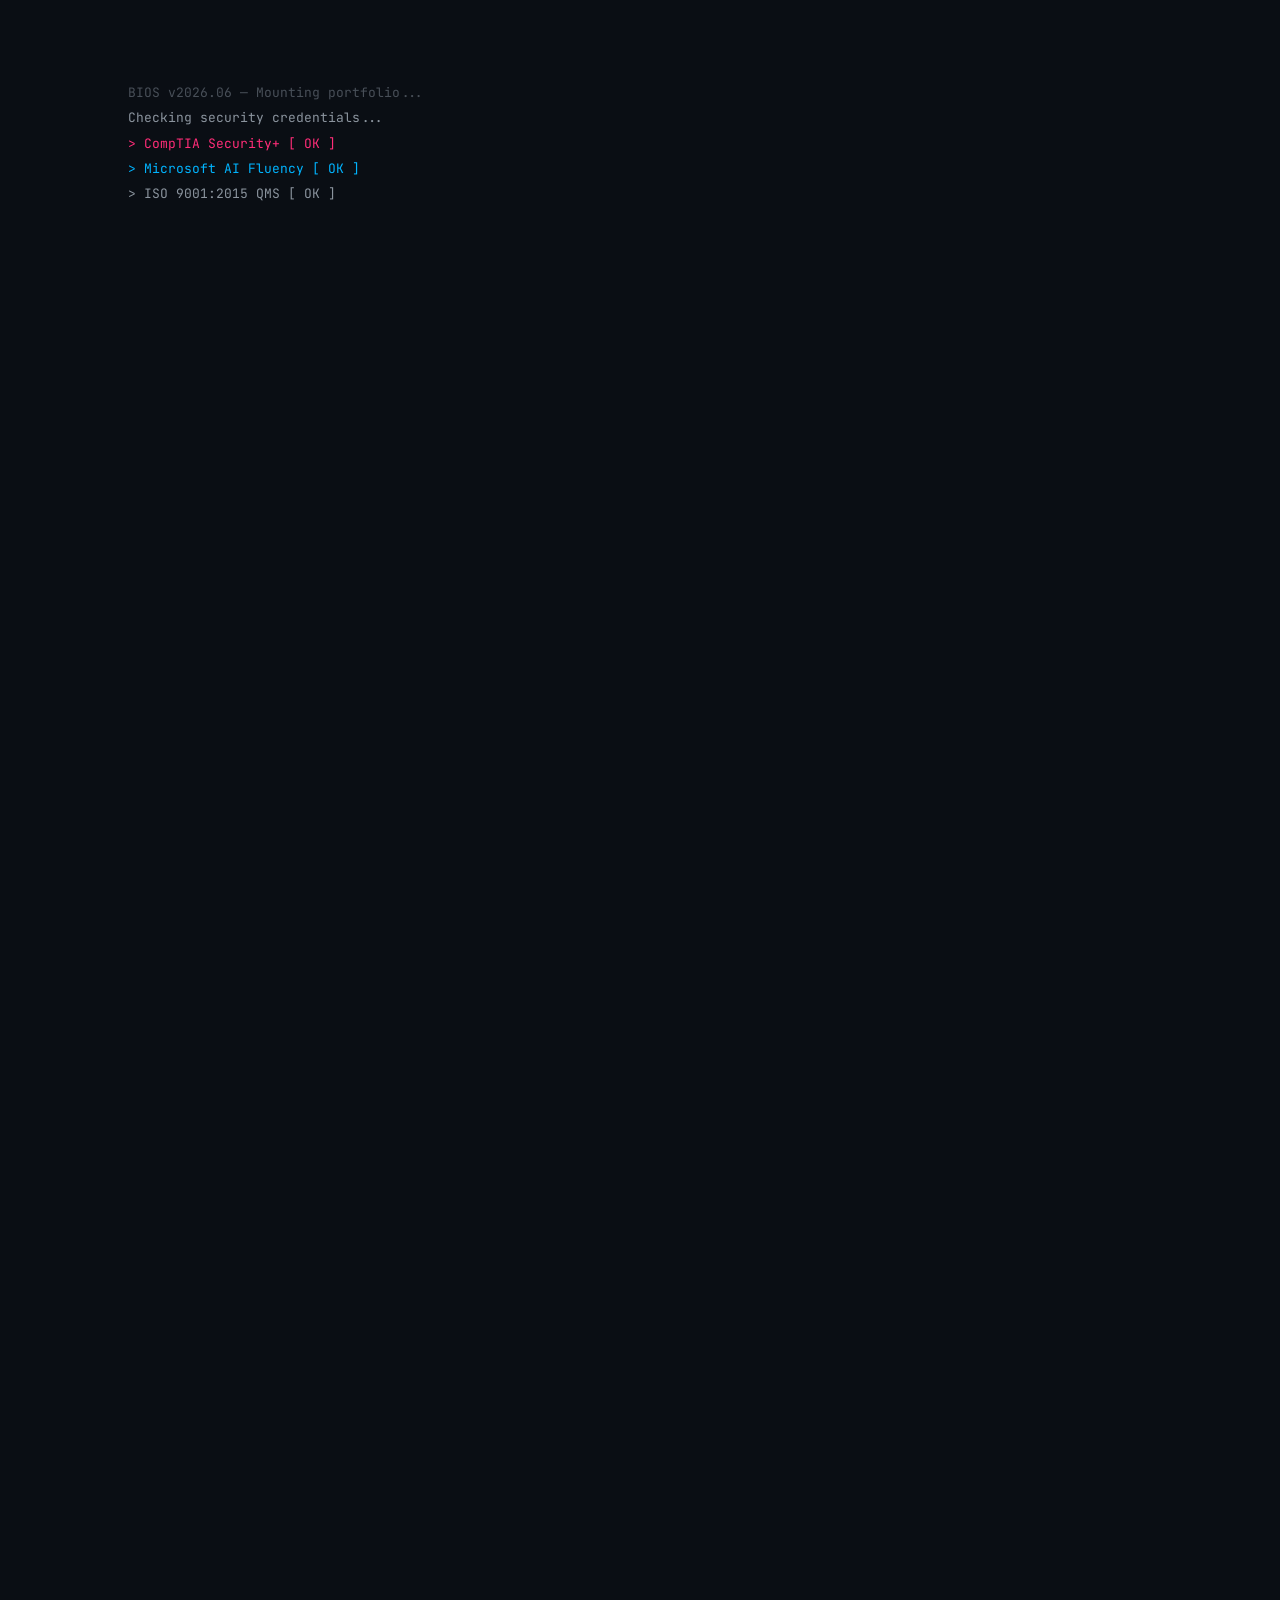
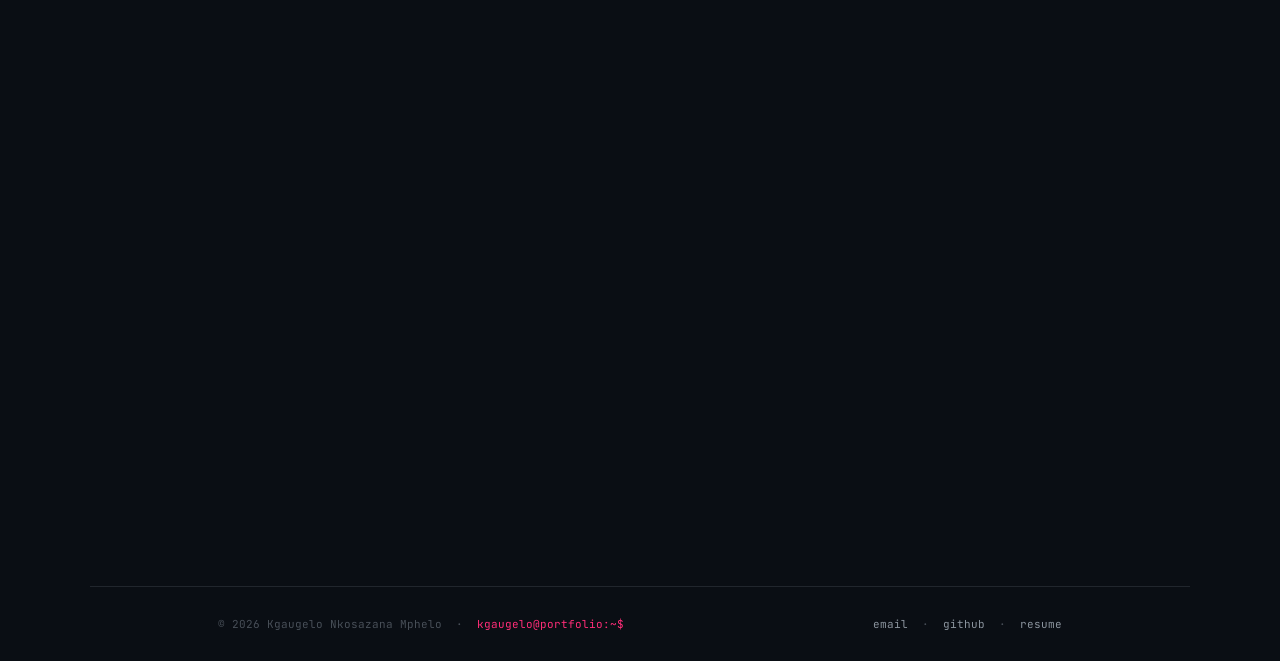
<file: index.html>
<!DOCTYPE html>
<html lang="en">
<head>
<meta charset="UTF-8">
<meta name="viewport" content="width=device-width, initial-scale=1.0">
<title>Kgaugelo Mphelo — Cybersecurity & Software Development</title>
<link rel="preconnect" href="https://fonts.googleapis.com">
<link rel="preconnect" href="https://fonts.gstatic.com" crossorigin>
<link href="https://fonts.googleapis.com/css2?family=JetBrains+Mono:ital,wght@0,300;0,400;0,500;0,600;0,700;1,400&display=swap" rel="stylesheet">
<link rel="stylesheet" href="shared.css">
<style>
/* ── INDEX-SPECIFIC ── */

/* BOOT */
#boot {
  position: fixed; inset: 0; z-index: 200;
  background: var(--void);
  padding: 80px 10vw 4rem;
  overflow: hidden;
  display: flex; align-items: flex-start;
}
#boot-inner { width: 100%; max-width: 820px; }
.bl { font-size: 13px; line-height: 1.95; opacity: 0; }
.bl-pk  { color: var(--pink); }
.bl-pu  { color: var(--purple); }
.bl-bl  { color: var(--blue); }
.bl-am  { color: var(--amber); }
.bl-wh  { color: var(--white); }
.bl-mu  { color: var(--muted); }
.bl-fa  { color: var(--faint); }
#boot-cursor { display:inline-block; width:8px; height:14px; background:var(--pink); vertical-align:middle; animation:blink 1s step-end infinite; }
@keyframes blink { 0%,100%{opacity:1}50%{opacity:0} }
#boot.boot-out { animation: bootFade 0.65s ease forwards; }
@keyframes bootFade { to { opacity:0; pointer-events:none; } }

/* HERO */
#hero {
  min-height: calc(100vh - 52px);
  display: flex; align-items: center;
  padding: 80px 10vw;
  max-width: none;
  position: relative; overflow: hidden;
  border-bottom: 1px solid var(--border);
}
/* Subtle scanlines — the signature ambient texture */
#hero::before {
  content:''; position:absolute; inset:0; pointer-events:none;
  background: repeating-linear-gradient(0deg,transparent,transparent 2px,rgba(255,45,120,0.018) 2px,rgba(255,45,120,0.018) 4px);
}
.hero-inner { position:relative; z-index:1; max-width:840px; }
.hero-eyebrow {
  font-size:12px; color:var(--muted);
  display:flex; align-items:center; gap:8px;
  margin-bottom:1.25rem;
}
.hero-eyebrow .pk { color:var(--pink); font-weight:700; }
.hero-name {
  font-size: clamp(2.1rem, 5vw, 3.6rem);
  font-weight: 700;
  color: var(--white);
  letter-spacing: -0.025em;
  line-height: 1.08;
}
.hero-name em { font-style:normal; color:var(--pink); }
.hero-role {
  margin-top:1rem;
  font-size: clamp(0.85rem, 1.8vw, 1.05rem);
  color: var(--muted);
  letter-spacing:0.01em;
}
.hero-role .hi { color:var(--pink); font-weight:600; }
.hero-role .hi2 { color:var(--blue); }
.hero-tagline {
  margin-top:1.5rem;
  font-size:13px;
  color:var(--muted);
  max-width:600px;
  line-height:1.9;
  border-left:2px solid var(--pink);
  padding-left:1.1rem;
}
.hero-badges { display:flex; flex-wrap:wrap; gap:8px; margin-top:1.5rem; }
.hero-cta { display:flex; flex-wrap:wrap; gap:12px; margin-top:2rem; }

/* Corner stat cluster */
.hero-stats {
  position:absolute; bottom:3rem; right:10vw;
  display:grid; grid-template-columns: 1fr 1fr; gap:8px;
}
.hs-card {
  background:var(--card2); border:1px solid var(--border);
  border-radius:6px; padding:10px 14px; text-align:center;
}
.hs-num { font-size:1.3rem; font-weight:700; color:var(--pink); }
.hs-label { font-size:9.5px; color:var(--faint); letter-spacing:0.05em; text-transform:uppercase; margin-top:1px; }

/* ABOUT */
.about-grid {
  display:grid; grid-template-columns:1fr 1fr; gap:1.5rem;
}
@media(max-width:700px){ .about-grid{ grid-template-columns:1fr; } }

/* PROJECTS GRID */
.proj-grid {
  display:grid;
  grid-template-columns:repeat(auto-fit,minmax(290px,1fr));
  gap:1rem;
}
.p-card {
  background:var(--card2); border:1px solid var(--border);
  border-radius:8px; padding:1.25rem 1.5rem;
  display:flex; flex-direction:column; gap:10px;
  transition:border-color 0.2s, transform 0.2s;
  text-decoration:none; color:inherit;
  position:relative; overflow:hidden;
}
.p-card:hover { border-color:var(--border2); transform:translateY(-2px); }
.p-card.flag {
  border-color:rgba(255,45,120,0.35);
}
.p-card.flag::before {
  content:''; position:absolute; top:0; left:0; right:0; height:2px;
  background:var(--pink);
}
.p-card.sec { border-color:rgba(255,83,112,0.22); }
.p-card.sec:hover { border-color:rgba(255,83,112,0.5); }
.p-card.ai { border-color:rgba(198,120,221,0.22); }
.p-card.ai:hover { border-color:rgba(198,120,221,0.5); }
.p-card.pending { border-style:dashed; opacity:0.8; }

.pc-top { display:flex; align-items:center; gap:8px; justify-content:space-between; }
.pc-icon { font-size:18px; width:36px; height:36px; background:var(--card); border:1px solid var(--border); border-radius:7px; display:flex; align-items:center; justify-content:center; flex-shrink:0; }
.pc-pill {
  font-size:9.5px; padding:2px 9px; border-radius:20px;
  font-weight:700; letter-spacing:0.05em; text-transform:uppercase; border:1px solid;
}
.pill-pink   { color:var(--pink);   background:var(--pink-muted);   border-color:rgba(255,45,120,0.3); }
.pill-red    { color:var(--red);    background:var(--red-muted);    border-color:rgba(255,83,112,0.3); }
.pill-blue   { color:var(--blue);   background:var(--blue-muted);   border-color:rgba(0,180,255,0.3); }
.pill-purple { color:var(--purple); background:var(--purple-muted); border-color:rgba(198,120,221,0.3); }
.pill-muted  { color:var(--muted);  background:rgba(139,148,158,0.1); border-color:rgba(139,148,158,0.2); }
.pill-amber  { color:var(--amber);  background:var(--amber-muted);  border-color:rgba(240,160,80,0.3); }

.pc-name { font-size:14px; font-weight:700; color:var(--white); }
.pc-desc { font-size:11.5px; color:var(--muted); line-height:1.7; }
.parl-note {
  font-size:10.5px; color:var(--amber); background:var(--amber-muted);
  border:1px solid rgba(240,160,80,0.25); border-radius:4px;
  padding:4px 10px; display:inline-flex; align-items:center; gap:4px;
}
.pc-footer {
  display:flex; gap:10px; margin-top:auto; padding-top:8px;
  border-top:1px solid var(--border); align-items:center; justify-content:space-between;
}
.pc-link { font-size:11px; color:var(--muted); text-decoration:none; transition:color 0.15s; display:flex; align-items:center; gap:3px; }
.pc-link:hover { color:var(--pink); }
.pc-ctx { font-size:10.5px; color:var(--faint); }

/* SKILLS */
.skills-outer { display:grid; grid-template-columns:1fr 1fr; gap:1.5rem; }
@media(max-width:700px){ .skills-outer{ grid-template-columns:1fr; } }

.json-block {
  background:var(--card2); border:1px solid var(--border);
  border-radius:8px; padding:1.25rem 1.5rem;
  font-size:12.5px; line-height:2.1;
}
.jb  { color:var(--muted); }
.jk  { color:var(--blue); }
.js  { color:var(--pink); }
.js2 { color:var(--purple); }
.js3 { color:var(--amber); }
.jc  { color:var(--faint); font-style:italic; }

.sbar-group { display:flex; flex-direction:column; gap:10px; }
.sbar-row { display:flex; align-items:center; gap:10px; }
.sbar-lbl { font-size:12px; color:var(--white); width:145px; flex-shrink:0; }
.sbar-track { flex:1; height:3px; background:var(--border2); border-radius:2px; overflow:hidden; }
.sbar-fill { height:100%; border-radius:2px; transform:scaleX(0); transform-origin:left; transition:transform 1.3s cubic-bezier(0.4,0,0.2,1); }
.sbar-fill.on { transform:scaleX(1); }
.f-pk { background:var(--pink); }
.f-pu { background:var(--purple); }
.f-bl { background:var(--blue); }
.sbar-pct { font-size:10.5px; color:var(--muted); width:32px; text-align:right; flex-shrink:0; }

/* ACHIEVEMENTS TIMELINE */
.tl { display:flex; flex-direction:column; }
.tl-item { display:grid; grid-template-columns:130px 1fr; gap:0 1.5rem; padding:1.25rem 0; border-bottom:1px solid var(--border); }
.tl-item:last-child { border-bottom:none; }
@media(max-width:600px){ .tl-item{ grid-template-columns:1fr; gap:4px; } }
.tl-date { font-size:11px; color:var(--muted); padding-top:2px; }
.tl-dot { display:inline-block; width:7px; height:7px; border-radius:50%; margin-right:5px; vertical-align:middle; flex-shrink:0; }
.d-pk { background:var(--pink); }
.d-am { background:var(--amber); }
.d-bl { background:var(--blue); }
.d-pu { background:var(--purple); }
.tl-head { font-size:13.5px; font-weight:600; color:var(--white); margin-bottom:4px; }
.tl-body { font-size:12px; color:var(--muted); line-height:1.75; }

/* CERTS GRID */
.cert-grid { display:grid; grid-template-columns:repeat(auto-fit,minmax(210px,1fr)); gap:1rem; margin-top:2rem; }
.cert-card {
  background:var(--card2); border:1px solid var(--border);
  border-radius:8px; padding:0.9rem 1.1rem;
  display:flex; align-items:flex-start; gap:10px;
}
.cert-icon { font-size:18px; flex-shrink:0; margin-top:2px; }
.cert-name { font-size:12.5px; font-weight:600; color:var(--white); line-height:1.4; }
.cert-org  { font-size:11px; color:var(--muted); margin-top:2px; }
.cert-yr   { font-size:10px; color:var(--pink); margin-top:4px; font-weight:600; }

/* CONTACT TERMINAL */
.ct-shell {
  background:var(--card2); border:1px solid var(--border);
  border-radius:8px; overflow:hidden; max-width:600px;
}
.ct-bar {
  background:var(--card); border-bottom:1px solid var(--border);
  padding:10px 16px; display:flex; align-items:center; gap:8px;
  font-size:12px; color:var(--muted);
}
.ct-dot { width:10px; height:10px; border-radius:50%; }
.ct-body { padding:1.5rem; }
.ct-row { display:flex; align-items:flex-start; gap:10px; margin-bottom:1rem; font-size:13px; }
.ct-prompt { color:var(--pink); flex-shrink:0; font-weight:700; }
.ct-val { color:var(--white); }
.ct-val a { color:var(--blue); text-decoration:none; }
.ct-val a:hover { color:var(--pink); text-decoration:underline; }
.ct-sub { padding-left:18px; margin-top:-8px; margin-bottom:1rem; }
.ct-cursor-row { display:flex; align-items:center; gap:10px; margin-top:1rem; }

/* MAIN HIDDEN UNTIL BOOT DONE */
#main { opacity:0; transition:opacity 0.6s ease; }
#main.show { opacity:1; }
</style>
</head>
<body>

<!-- ══ BOOT SCREEN ══════════════════════════════════════════ -->
<div id="boot" aria-hidden="true">
  <div id="boot-inner">
    <div id="boot-cursor"></div>
  </div>
</div>

<!-- ══ NAV ═════════════════════════════════════════════════ -->
<nav id="nav" role="navigation" aria-label="Main navigation">
  <span class="nav-prompt">kgaugelo@portfolio:~$</span>
  <div class="nav-links">
    <a href="index.html" class="active">home</a>
    <a href="projects.html">projects</a>
    <a href="resume.html">resume</a>
  </div>
  <div class="nav-right">
    <div class="status-dot" aria-hidden="true"></div>
    <span class="status-text">open to opportunities</span>
  </div>
</nav>

<!-- ══ MAIN ═════════════════════════════════════════════════ -->
<div id="main" role="main">

  <!-- HERO ────────────────────────────────────────────────── -->
  <section id="hero" aria-labelledby="hero-name" style="border-bottom:1px solid var(--border);">
    <div class="hero-inner">
      <div class="hero-eyebrow">
        <span class="pk">></span> boot complete &mdash; portfolio v2026.06
        <span style="color:var(--pink);font-size:10px;"> [ OK ]</span>
      </div>

      <h1 class="hero-name" id="hero-name">
        Kgaugelo<br><em>Nkosazana Mphelo</em>
      </h1>

      <p class="hero-role">
        <span class="hi">Cybersecurity</span>
        &nbsp;·&nbsp;
        <span class="hi2">Software Development</span>
        &nbsp;·&nbsp; AI Integration
      </p>

      <p class="hero-tagline">
        Final-year Computer Science student at TUT &amp; LDIL Cohort Representative.
        Building secure, scalable systems — from a clinical platform presented to Parliament
        to AI-powered procurement fraud detection. 8+ years of commercial leadership
        behind every architecture decision.
      </p>

      <div class="hero-badges">
        <span class="badge badge-red"> CompTIA Security+</span>
        <span class="badge badge-pink">LDIL Cohort Representative</span>
        <span class="badge badge-amber">Wired4Women Top Tech Student Finalist</span>
        <span class="badge badge-amber">TUT Best Computer Science Student · 2024 · 2025</span>
        <span class="badge badge-blue">Microsoft AI Fluency</span>
        <span class="badge badge-purple">Parliamentary Presenter · Apr 2026</span>
      </div>

      <div class="hero-cta">
        <a href="projects.html" class="btn btn-primary">view projects &rarr;</a>
        <a href="resume.html" class="btn btn-outline">view resume</a>
        <a href="https://github.com/MsLotusFlowerBomb" class="btn btn-outline" target="_blank" rel="noopener">github ↗</a>
      </div>
    </div>

    <div class="hero-stats" aria-hidden="true">
      <div class="hs-card"><div class="hs-num">7</div><div class="hs-label">Projects</div></div>
      <div class="hs-card"><div class="hs-num">7</div><div class="hs-label">Certifications</div></div>
      <div class="hs-card"><div class="hs-num">8+</div><div class="hs-label">Yrs Leadership</div></div>
      <div class="hs-card"><div class="hs-num" style="color:var(--amber);">R20M</div><div class="hs-label">Contracts Led</div></div>
    </div>
  </section>

  <!-- ABOUT ───────────────────────────────────────────────── -->
  <section id="about" aria-labelledby="about-title" style="max-width:none; padding:80px 10vw;">
    <div style="max-width:1100px; margin:0 auto;">
      <div class="sec-eyebrow">cat whoami.txt</div>
      <h2 class="sec-title" id="about-title" style="margin-bottom:2rem;">About <span class="acc">Me</span></h2>

      <div class="about-grid">
        <div class="t-block">
          <div class="t-label"># profile</div>
          <div class="kv"><span class="kk">name:</span><span>"Kgaugelo Nkosazana Mphelo"</span></div>
          <div class="kv"><span class="kk">alias:</span><span>"Kay"</span></div>
          <div class="kv"><span class="kk">location:</span><span>"Johannesburg &amp; Polokwane, ZA"</span></div>
          <div class="kv"><span class="kk">institution:</span><span>"Tshwane University of Technology"</span></div>
          <div class="kv"><span class="kk">degree:</span><span>"National Diploma, Computer Science"</span></div>
          <div class="kv"><span class="kk">study_year:</span><span style="color:var(--pink);">"Final Year (2024–2027)"</span></div>
          <div class="kv"><span class="kk">ldil_role:</span><span>"Cohort Representative, 2025–2026"</span></div>
          <div class="kv"><span class="kk">github:</span><span><a href="https://github.com/MsLotusFlowerBomb" target="_blank" rel="noopener">MsLotusFlowerBomb ↗</a></span></div>
          <div class="kv"><span class="kk">LinkedIn:</span><span><a href="https://linkedin.com/in/kgaugelomphelo" target="_blank" rel="noopener">kgaugelomphelo ↗</a></span></div>
          <div class="kv"><span class="kk">email:</span><span><a href="mailto:kgaugelomphelo@gmail.com">kgaugelomphelo@gmail.com</a></span></div>
          <div class="kv"><span class="kk">primary_target:</span><span style="color:var(--red);">"Cybersecurity roles"</span></div>
          <div class="kv"><span class="kk">secondary_target:</span><span style="color:var(--blue);">"Software Development"</span></div>
          <div class="kv-comment"># Languages: English (Fluent) · Sepedi (Fluent)</div>
        </div>

        <div style="display:flex;flex-direction:column;gap:1rem;">
          <div class="t-block">
            <div class="t-label"># background</div>
            <p style="font-size:12.5px;color:var(--muted);line-height:1.85;">
              Entrepreneur-turned-technologist with over <span style="color:var(--amber);">8 years in commercial leadership</span> — including founding a multidisciplinary consulting firm that reached <span style="color:var(--amber);">R1M revenue in year one</span> and spearheading bids worth over <span style="color:var(--amber);">R20M in contracts</span>.
            </p>
            <p style="font-size:12.5px;color:var(--muted);line-height:1.85;margin-top:0.75rem;">
              J.P. Morgan / GIBS Green Entrepreneurship alumna. Built a solar energy startup serving low-income communities in Zimbabwe before pivoting fully into tech. That social-impact lens shapes every system I build.
            </p>
          </div>
          <div class="t-block">
            <div class="t-label"># currently active</div>
            <div class="kv" style="color:var(--pink);font-size:12px;"><span class="kk">[running]</span><span>TUT National Diploma, Computer Science</span></div>
            <div class="kv" style="color:var(--pink);font-size:12px;"><span class="kk">[complete]</span><span>LDIL Software Development Programme (NQF 6)</span></div>
            <div class="kv" style="color:var(--blue);font-size:12px;"><span class="kk">[completed]</span><span>ALX AI Programme</span></div>
            <div class="kv" style="color:var(--muted);font-size:12px;"><span class="kk">[pending]</span><span>CTF Writeup Publication</span></div>
          </div>
        </div>
      </div>
    </div>
  </section>

  <!-- FEATURED PROJECTS ───────────────────────────────────── -->
  <section id="projects-preview" aria-labelledby="proj-title" style="max-width:none; padding:80px 10vw; border-bottom:1px solid var(--border);">
    <div style="max-width:1100px; margin:0 auto;">
      <div class="sec-eyebrow">ls -la projects/ --sort=impact</div>
      <div style="display:flex;justify-content:space-between;align-items:flex-end;margin-bottom:2rem;flex-wrap:wrap;gap:1rem;">
        <div>
          <h2 class="sec-title" id="proj-title">Featured <span class="acc">Projects</span></h2>
          <p class="sec-sub"># 7 projects · cybersecurity emphasis · full technical documentation available</p>
        </div>
        <a href="projects.html" class="btn btn-outline" style="font-size:12px;padding:7px 16px;">all projects →</a>
      </div>

      <div class="proj-grid">

        <!-- UL OPTOMETRY -->
        <a href="projects.html#optometry" class="p-card flag" aria-label="UL Optometry Clinic System project">
          <div class="pc-top">
            <div class="pc-icon">🏥</div>
            <span class="pc-pill pill-pink">★ Flagship</span>
          </div>
          <div class="pc-name">UL Optometry Clinic System</div>
          <div class="pc-desc">Cross-platform clinical management — C# / .NET MAUI + Supabase. Four user roles, 15 database tables with PostgreSQL Row-Level Security, supervisor sign-off workflows, audit logging, PDF generation.</div>
          <div class="parl-note">★ Presented to Parliamentary Portfolio Committee · Apr 2026</div>
          <div class="tags" style="margin-top:4px;">
            <span class="tag">C# · .NET MAUI</span><span class="tag">Supabase</span><span class="tag">RBAC</span><span class="tag">RLS</span><span class="tag">MVVM</span>
          </div>
          <div class="pc-footer">
            <span class="pc-link">view details ↗</span>
            <span class="pc-ctx">LDIL Final Project</span>
          </div>
        </a>

        <!-- TENDERSHIELD -->
        <a href="projects.html#tendershield" class="p-card sec" aria-label="TenderShield SA project">
          <div class="pc-top">
            <div class="pc-icon">🛡️</div>
            <span class="pc-pill pill-red">Cybersecurity</span>
          </div>
          <div class="pc-name">TenderShield SA</div>
          <div class="pc-desc">AI-powered procurement fraud detection. Claude Sonnet API analyses tenders against seven SA regulatory frameworks — PPPFA, PFMA, MFMA, B-BBEE, CIDB, CSD, POPIA — in real time.</div>
          <div class="tags" style="margin-top:4px;">
            <span class="tag">React</span><span class="tag">Claude API</span><span class="tag">Supabase</span><span class="tag">POPIA</span><span class="tag">B-BBEE</span>
          </div>
          <div class="pc-footer">
            <span class="pc-link">view details ↗</span>
            <span class="pc-ctx">itweb Security Summit Hackathon 2026</span>
          </div>
        </a>

        <!-- STEALTHMODE -->
        <a href="projects.html#stealthmode" class="p-card ai" aria-label="StealthMode SCE project">
          <div class="pc-top">
            <div class="pc-icon">⚡</div>
            <span class="pc-pill pill-purple">AI · Opsec</span>
          </div>
          <div class="pc-name">StealthMode — Static Context Engine</div>
          <div class="pc-desc">Offline AI coding assistant engineered for zero-internet university labs. Gemini API via ADB tunnel, LangChain4j, Apache Lucene, course-specific knowledge base in a self-contained deployment.</div>
          <div class="tags" style="margin-top:4px;">
            <span class="tag">Java</span><span class="tag">Gemini API</span><span class="tag">LangChain4j</span><span class="tag">Lucene</span><span class="tag">GlassFish</span>
          </div>
          <div class="pc-footer">
            <span class="pc-link">view details ↗</span>
            <span class="pc-ctx">Independent</span>
          </div>
        </a>

        <!-- NOWNOW -->
        <a href="projects.html#nownow" class="p-card" aria-label="NowNow courier project">
          <div class="pc-top">
            <div class="pc-icon">📦</div>
            <span class="pc-pill pill-blue">Full Stack</span>
          </div>
          <div class="pc-name">NowNow Courier System</div>
          <div class="pc-desc">Uber-style 3-tier courier platform in Java EE — Customer, Driver, Admin portals; real-time tracking; PreparedStatement-only SQL; GlassFish container security; chatbot integration.</div>
          <div class="tags" style="margin-top:4px;">
            <span class="tag">Java EE</span><span class="tag">JSP</span><span class="tag">MySQL</span><span class="tag">MVC</span><span class="tag">Maven</span>
          </div>
          <div class="pc-footer">
            <span class="pc-link">view details ↗</span>
          </div>
        </a>

      </div>

      <div style="margin-top:1.5rem;text-align:center;">
        <a href="projects.html" class="btn btn-outline">view all 7 projects →</a>
      </div>
    </div>
  </section>

  <!-- SKILLS ─────────────────────────────────────────────── -->
  <section id="skills" aria-labelledby="skills-title" style="max-width:none;padding:80px 10vw;border-bottom:1px solid var(--border);">
    <div style="max-width:1100px;margin:0 auto;">
      <div class="sec-eyebrow">cat skills.json</div>
      <h2 class="sec-title" id="skills-title" style="margin-bottom:2rem;">Technical <span class="acc">Skills</span></h2>

      <div class="skills-outer">
        <div class="json-block" aria-label="Skills as JSON">
<span class="jb">{</span>
  <span class="jk">"cybersecurity"</span><span class="jb">:</span> <span class="jb">[</span>
    <span class="js">"CompTIA Security+"</span><span class="jb">,</span>
    <span class="js">"Risk Mitigation &amp; Compliance"</span><span class="jb">,</span>
    <span class="js">"RBAC &amp; PostgreSQL RLS"</span><span class="jb">,</span>
    <span class="js">"POPIA / PFMA / B-BBEE"</span><span class="jb">,</span>
    <span class="js">"Fraud Detection AI"</span><span class="jb">,</span>
    <span class="js">"CTF (writeups pending)"</span><span class="jb">,</span>
    <span class="js">"Audit Logging"</span>
  <span class="jb">]</span><span class="jb">,</span>

  <span class="jk">"languages"</span><span class="jb">:</span> <span class="jb">[</span>
    <span class="js2">"C#"</span><span class="jb">,</span> <span class="js2">"Java"</span><span class="jb">,</span>
    <span class="js2">"Python"</span><span class="jb">,</span> <span class="js2">"JavaScript"</span><span class="jb">,</span>
    <span class="js2">"SQL"</span><span class="jb">,</span> <span class="js2">"HTML5/CSS3"</span>
  <span class="jb">]</span><span class="jb">,</span>

  <span class="jk">"frameworks"</span><span class="jb">:</span> <span class="jb">[</span>
    <span class="js3">".NET MAUI"</span><span class="jb">,</span> <span class="js3">"React"</span><span class="jb">,</span>
    <span class="js3">"Jakarta EE"</span><span class="jb">,</span> <span class="js3">"Bootstrap 5"</span>
  <span class="jb">]</span><span class="jb">,</span>

  <span class="jk">"cloud_data"</span><span class="jb">:</span> <span class="jb">[</span>
    <span class="js">"Supabase"</span><span class="jb">,</span> <span class="js">"PostgreSQL"</span><span class="jb">,</span>
    <span class="js">"MySQL"</span><span class="jb">,</span> <span class="js">"Apache Derby"</span>
  <span class="jb">]</span><span class="jb">,</span>

  <span class="jk">"ai_integration"</span><span class="jb">:</span> <span class="jb">[</span>
    <span class="js">"Claude API"</span><span class="jb">,</span> <span class="js">"Gemini API"</span><span class="jb">,</span>
    <span class="js">"LangChain4j"</span><span class="jb">,</span> <span class="js">"Prompt Engineering"</span><span class="jb">,</span>
    <span class="js">"Agentic AI Workflows"</span>
  <span class="jb">]</span><span class="jb">,</span>

  <span class="jk">"process"</span><span class="jb">:</span> <span class="jb">[</span>
    <span class="js">"Agile/Scrum"</span><span class="jb">,</span> <span class="js">"Git/GitHub"</span><span class="jb">,</span>
    <span class="js">"SDLC"</span><span class="jb">,</span> <span class="js">"ISO 9001:2015"</span>
  <span class="jb">]</span>
<span class="jb">}</span>
        </div>

        <div class="t-block">
          <div class="t-label"># proficiency (self-assessed)</div>
          <div class="sbar-group" id="skill-bars">
            <div class="sbar-row"><span class="sbar-lbl">Security / CTF</span><div class="sbar-track"><div class="sbar-fill f-pk" style="width:85%"></div></div><span class="sbar-pct">85%</span></div>
            <div class="sbar-row"><span class="sbar-lbl">C# / .NET MAUI</span><div class="sbar-track"><div class="sbar-fill f-pk" style="width:88%"></div></div><span class="sbar-pct">88%</span></div>
            <div class="sbar-row"><span class="sbar-lbl">Java / Java EE</span><div class="sbar-track"><div class="sbar-fill f-pk" style="width:84%"></div></div><span class="sbar-pct">84%</span></div>
            <div class="sbar-row"><span class="sbar-lbl">SQL / PostgreSQL</span><div class="sbar-track"><div class="sbar-fill f-pk" style="width:82%"></div></div><span class="sbar-pct">82%</span></div>
            <div class="sbar-row"><span class="sbar-lbl">AI / LLM Integration</span><div class="sbar-track"><div class="sbar-fill f-pu" style="width:80%"></div></div><span class="sbar-pct">80%</span></div>
            <div class="sbar-row"><span class="sbar-lbl">React / JS</span><div class="sbar-track"><div class="sbar-fill f-bl" style="width:75%"></div></div><span class="sbar-pct">75%</span></div>
            <div class="sbar-row"><span class="sbar-lbl">Python</span><div class="sbar-track"><div class="sbar-fill f-pu" style="width:70%"></div></div><span class="sbar-pct">70%</span></div>
            <div class="sbar-row"><span class="sbar-lbl">HTML5 / CSS3</span><div class="sbar-track"><div class="sbar-fill f-bl" style="width:78%"></div></div><span class="sbar-pct">78%</span></div>
          </div>
          <div class="kv-comment"># Architecture: MVVM · 3-Tier MVC · DAO Pattern · REST APIs</div>
        </div>
      </div>
    </div>
  </section>

  <!-- ACHIEVEMENTS ────────────────────────────────────────── -->
  <section id="achievements" aria-labelledby="ach-title" style="max-width:none;padding:80px 10vw;border-bottom:1px solid var(--border);">
    <div style="max-width:1100px;margin:0 auto;">
      <div class="sec-eyebrow">cat achievements.log</div>
      <h2 class="sec-title" id="ach-title" style="margin-bottom:2rem;">Recognition & <span class="acc">Achievements</span></h2>

      <div class="tl" role="list">
        <div class="tl-item" role="listitem">
          <div class="tl-date"><span class="tl-dot d-pk"></span>Apr 2026</div>
          <div>
            <div class="tl-head">Parliamentary Presentation — National Portfolio Committee</div>
            <div class="tl-body">UL Optometry Clinic Management System (LDIL) presented to the Parliamentary Portfolio Committee on Communications and Digital Technologies. Stakeholder validation at the highest institutional level in South Africa.</div>
          </div>
        </div>
        <div class="tl-item" role="listitem">
          <div class="tl-date"><span class="tl-dot d-pk"></span>2025–2026</div>
          <div>
            <div class="tl-head">LDIL Cohort Representative</div>
            <div class="tl-body">Elected by peers and LDIL programme leadership to represent the software development cohort of the Samsung-backed Limpopo Digital Innovation Lab. Liaison between trainees and programme management; coordinates peer mentorship and collaborative sessions.</div>
          </div>
        </div>
        <div class="tl-item" role="listitem">
          <div class="tl-date"><span class="tl-dot d-am"></span>2025</div>
          <div>
            <div class="tl-head">Wired4Women Top Tech Student Finalist</div>
            <div class="tl-body">Nationally recognised finalist in the Top Tech Student category (Openserve-sponsored) at the 2025 Wired4Women Awards — run by the Wired4Women Tech Forum with ITWeb Brainstorm and Telkom. One of five finalists selected from hundreds of nominations nationally.</div>
          </div>
        </div>
        <div class="tl-item" role="listitem">
          <div class="tl-date"><span class="tl-dot d-pk"></span>2025</div>
          <div>
            <div class="tl-head">itweb Security Summit Hackathon — TenderShield SA</div>
            <div class="tl-body">Built TenderShield SA from scratch during the hackathon — a complete AI fraud detection platform integrating Claude Sonnet API against seven South African regulatory frameworks, deployed on Vercel.</div>
          </div>
        </div>
        <div class="tl-item" role="listitem">
          <div class="tl-date"><span class="tl-dot d-bl"></span>2024 & 2025</div>
          <div>
            <div class="tl-head">Best First-Year Student Achiever — TUT</div>
            <div class="tl-body">Awarded top academic honours in the first year of Computer Science at TUT's Department of Information and Communication Technology.</div>
          </div>
        </div>
        <div class="tl-item" role="listitem">
          <div class="tl-date"><span class="tl-dot d-am"></span>2019</div>
          <div>
            <div class="tl-head">J.P. Morgan / GIBS Green Entrepreneurship Programme</div>
            <div class="tl-body">Selected for the prestigious J.P. Morgan and GIBS Green Entrepresneurship programme. Founded a startup delivering sustainable solar energy solutions for low-income communities in Zimbabwe — integrating technology and social impact.</div>
          </div>
        </div>
      </div>

      <div class="sec-eyebrow" style="margin-top:2.5rem;">ls certs/</div>
      <div class="cert-grid">
        <div class="cert-card"><div class="cert-icon">🔐</div><div><div class="cert-name">CompTIA Security+</div><div class="cert-org">CompTIA</div><div class="cert-yr">2021</div></div></div>
        <div class="cert-card"><div class="cert-icon">🤖</div><div><div class="cert-name">AI Fluency</div><div class="cert-org">Microsoft</div><div class="cert-yr">Jul 2025</div></div></div>
        <div class="cert-card"><div class="cert-icon">🐍</div><div><div class="cert-name">Python (MTA)</div><div class="cert-org">Microsoft</div><div class="cert-yr">2021</div></div></div>
        <div class="cert-card"><div class="cert-icon">📋</div><div><div class="cert-name">Project Management</div><div class="cert-org">Project Management SA</div><div class="cert-yr">2021</div></div></div>
        <div class="cert-card"><div class="cert-icon">⚠️</div><div><div class="cert-name">Risk Management (Cum Laude)</div><div class="cert-org">Provisio Training College</div><div class="cert-yr">2021</div></div></div>
        <div class="cert-card"><div class="cert-icon">✅</div><div><div class="cert-name">ISO 9001:2015 QMS</div><div class="cert-org">ISO-Q Consulting</div><div class="cert-yr">2021</div></div></div>
        <div class="cert-card"><div class="cert-icon">🌱</div><div><div class="cert-name">Green Entrepreneurship</div><div class="cert-org">J.P. Morgan / GIBS</div><div class="cert-yr">2019</div></div></div>
      </div>
    </div>
  </section>

  <!-- CONTACT ─────────────────────────────────────────────── -->
  <section id="contact" aria-labelledby="contact-title" style="max-width:none;padding:80px 10vw;">
    <div style="max-width:1100px;margin:0 auto;">
      <div class="sec-eyebrow">./contact.sh --roles="cybersecurity,software-dev"</div>
      <h2 class="sec-title" id="contact-title" style="margin-bottom:2rem;">Get In <span class="acc">Touch</span></h2>

      <div class="ct-shell">
        <div class="ct-bar">
          <div class="ct-dot" style="background:#FF5F57;"></div>
          <div class="ct-dot" style="background:#FEBC2E;"></div>
          <div class="ct-dot" style="background:#28C840;"></div>
          <span style="margin-left:8px;">bash — contact@kgaugelo-mphelo</span>
        </div>
        <div class="ct-body">
          <div class="ct-row"><span class="ct-prompt">$</span><span class="ct-val">echo $EMAIL</span></div>
          <div class="ct-sub"><span class="ct-val"><a href="mailto:kgaugelomphelo@gmail.com">kgaugelomphelo@gmail.com</a></span></div>

          <div class="ct-row"><span class="ct-prompt">$</span><span class="ct-val">echo $PHONE</span></div>
          <div class="ct-sub"><span class="ct-val">+27 76 728 8763</span></div>

          <div class="ct-row"><span class="ct-prompt">$</span><span class="ct-val">open github.com/MsLotusFlowerBomb</span></div>
          <div class="ct-sub"><span class="ct-val"><a href="https://github.com/MsLotusFlowerBomb" target="_blank" rel="noopener">github.com/MsLotusFlowerBomb ↗</a></span></div>

          <div class="ct-row"><span class="ct-prompt">$</span><span class="ct-val">open linkedin.com/in/kgaugelomphelo</span></div>
          <div class="ct-sub"><span class="ct-val"><a href="https://linkedin.com/in/kgaugelomphelo" target="_blank" rel="noopener">linkedin.com/in/kgaugelomphelo ↗</a></span></div>
          
          <div class="ct-row"><span class="ct-prompt">$</span><span class="ct-val">cat open_to.txt</span></div>
          <div class="ct-sub" style="line-height:2;">
            <span class="ct-val" style="color:var(--red);">→ Cybersecurity roles (primary)</span><br>
            <span class="ct-val" style="color:var(--blue);">→ Software Development roles</span><br>
            <span class="ct-val" style="color:var(--muted);">→ Internships · Graduate programmes · Full-time</span><br>
            <span class="ct-val" style="color:var(--muted);">→ Johannesburg / Polokwane, South Africa</span>
          </div>

          <div class="ct-cursor-row">
            <span style="color:var(--pink);font-weight:700;">$</span>
            <span class="cursor" aria-hidden="true"></span>
          </div>
        </div>
      </div>
    </div>
  </section>

</div>

<footer>
  <span>© 2026 Kgaugelo Nkosazana Mphelo &nbsp;·&nbsp; <span style="color:var(--pink);">kgaugelo@portfolio:~$</span></span>
  <span>
    <a href="mailto:kgaugelomphelo@gmail.com">email</a> &nbsp;·&nbsp;
    <a href="https://github.com/MsLotusFlowerBomb" target="_blank" rel="noopener">github</a> &nbsp;·&nbsp;
    <a href="resume.html">resume</a>
  </span>
</footer>

<script>
(function(){
  const lines = [
    { t:'BIOS v2026.06 — Mounting portfolio...', c:'bl-fa', d:0 },
    { t:'Checking security credentials...', c:'bl-mu', d:200 },
    { t:'  > CompTIA Security+              [ OK ]', c:'bl-pk', d:380 },
    { t:'  > Microsoft AI Fluency           [ OK ]', c:'bl-bl', d:540 },
    { t:'  > ISO 9001:2015 QMS              [ OK ]', c:'bl-mu', d:700 },
    { t:'', c:'bl-fa', d:820 },
    { t:'Loading project manifest...', c:'bl-mu', d:940 },
    { t:'  drwx  ul-optometry-clinic/     [LDIL · PARLIAMENTARY SHOWCASE · APR 2026]', c:'bl-am', d:1080 },
    { t:'  drwx  tendershield-sa/         [AI · CYBERSECURITY · HACKATHON BUILD]', c:'bl-pk', d:1240 },
    { t:'  drwx  stealthmode-sce/         [OFFLINE AI · OPERATIONAL SECURITY]', c:'bl-pu', d:1390 },
    { t:'  drwx  nownow-courier/          [JAVA EE · 3-TIER · FULL STACK]', c:'bl-bl', d:1530 },
    { t:'  drwx  studentresfinder/        [SECURITY & ADMIN MODULE]', c:'bl-wh', d:1660 },
    { t:'  drwx  enigma-blog/             [CYBERSECURITY WEB]', c:'bl-wh', d:1780 },
    { t:'  drwx  ctf-writeups/            [PENDING ORGANISER PERMISSION]', c:'bl-mu', d:1890 },
    { t:'', c:'bl-fa', d:2010 },
    { t:'Initialising identity...', c:'bl-mu', d:2130 },
    { t:'  user:        Kgaugelo Nkosazana Mphelo', c:'bl-wh', d:2250 },
    { t:'  institution: Tshwane University of Technology (Final Year)', c:'bl-wh', d:2360 },
    { t:'  role:        Cybersecurity · Software Development', c:'bl-pk', d:2470 },
    { t:'  programme:   LDIL Cohort Representative · Samsung / UL', c:'bl-bl', d:2580 },
    { t:'  award:       Wired4Women Top Tech Student Finalist 2025', c:'bl-am', d:2690 },
    { t:'', c:'bl-fa', d:2800 },
    { t:'Portfolio ready. Welcome.', c:'bl-pk', d:2920 },
  ];

  const inner = document.getElementById('boot-inner');
  const boot  = document.getElementById('boot');
  const main  = document.getElementById('main');

  // Remove the cursor element to put lines before it
  const cur = document.getElementById('boot-cursor');
  inner.removeChild(cur);

  if (window.matchMedia('(prefers-reduced-motion: reduce)').matches) {
    boot.style.display = 'none';
    main.classList.add('show');
    animateBars();
    return;
  }

  let i = 0;
  function next() {
    if (i >= lines.length) {
      inner.appendChild(cur);
      setTimeout(() => {
        boot.classList.add('boot-out');
        main.classList.add('show');
        setTimeout(() => { boot.style.display='none'; animateBars(); }, 700);
      }, 700);
      return;
    }
    const { t, c, d } = lines[i++];
    setTimeout(() => {
      const el = document.createElement('div');
      el.className = 'bl ' + c;
      el.textContent = t;
      el.style.opacity = '0';
      inner.appendChild(el);
      requestAnimationFrame(() => {
        el.style.transition = 'opacity 0.12s ease';
        el.style.opacity = '1';
      });
      next();
    }, d);
  }
  next();

  function animateBars() {
    const obs = new IntersectionObserver(entries => {
      entries.forEach(e => {
        if (e.isIntersecting) {
          e.target.querySelectorAll('.sbar-fill').forEach(f => f.classList.add('on'));
          obs.unobserve(e.target);
        }
      });
    }, { threshold: 0.3 });
    const sb = document.getElementById('skill-bars');
    if (sb) obs.observe(sb);
  }
})();
</script>
</body>
</html>
</file>
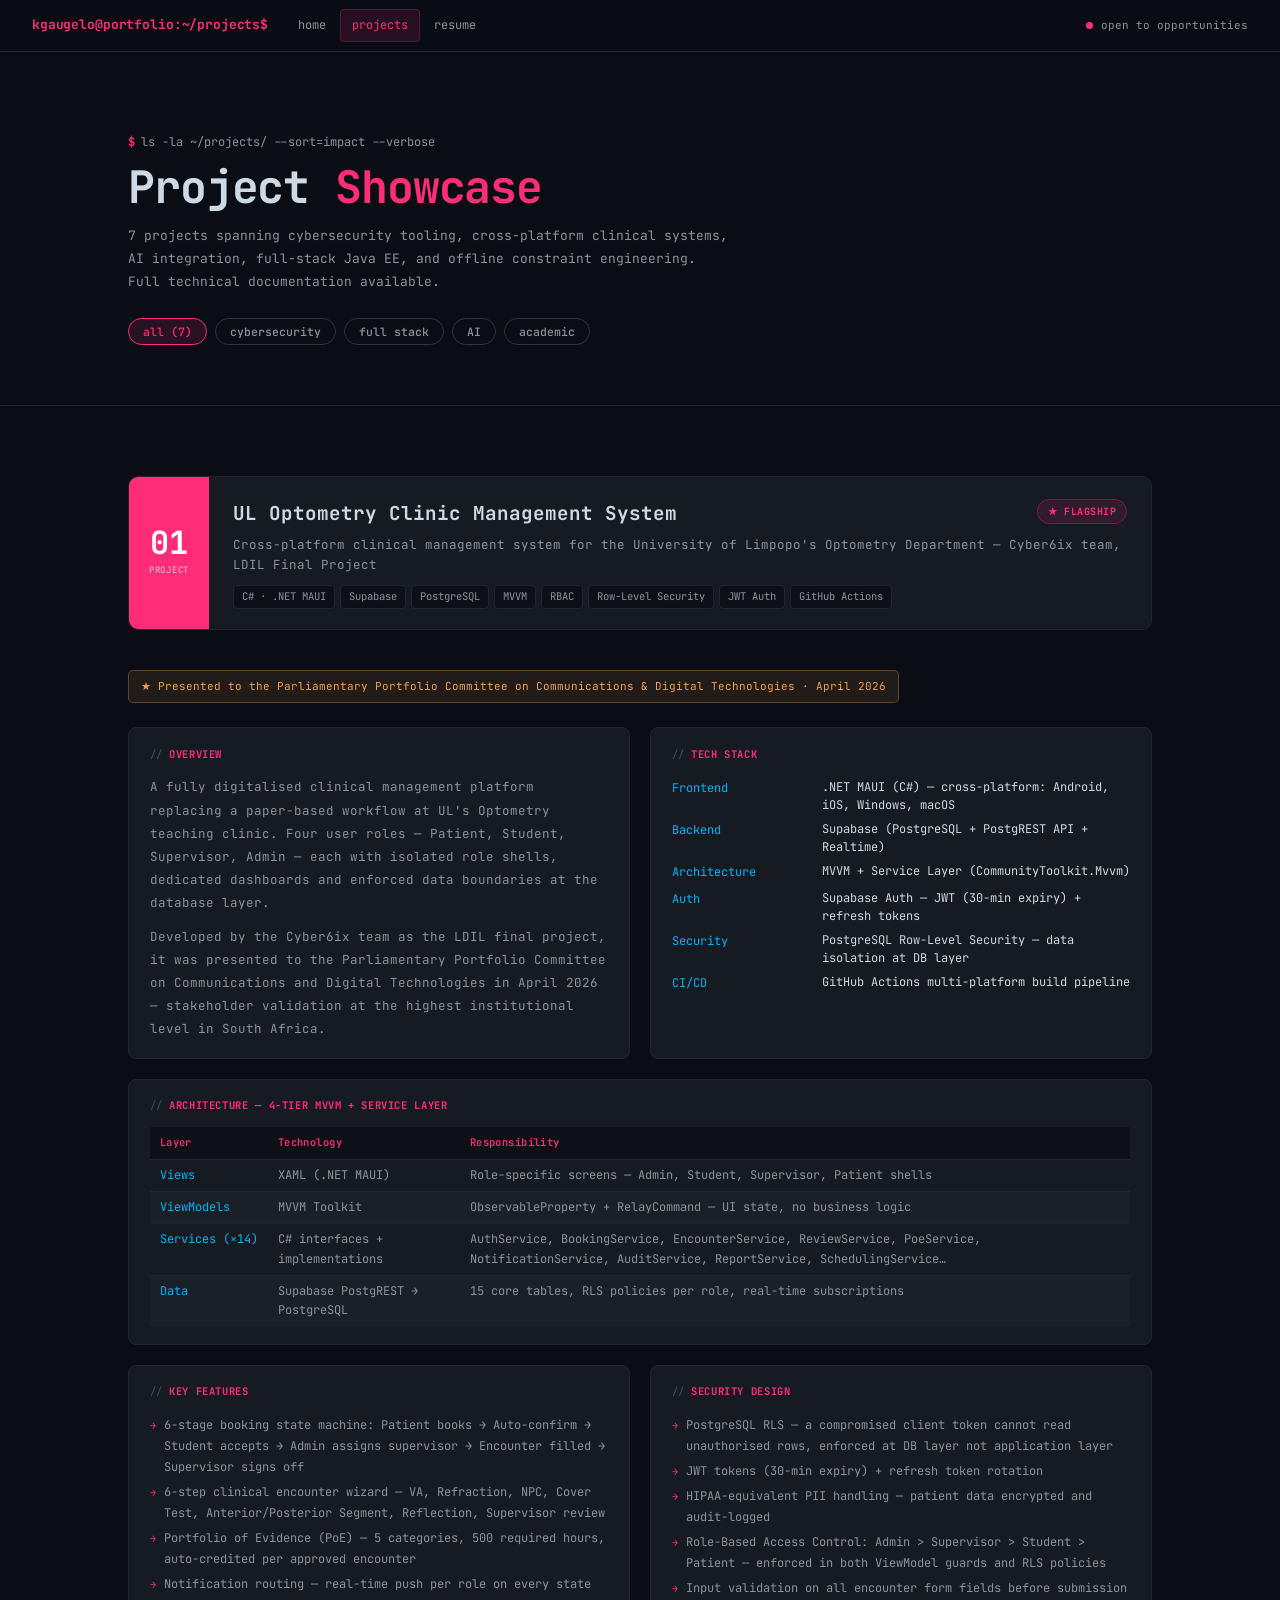
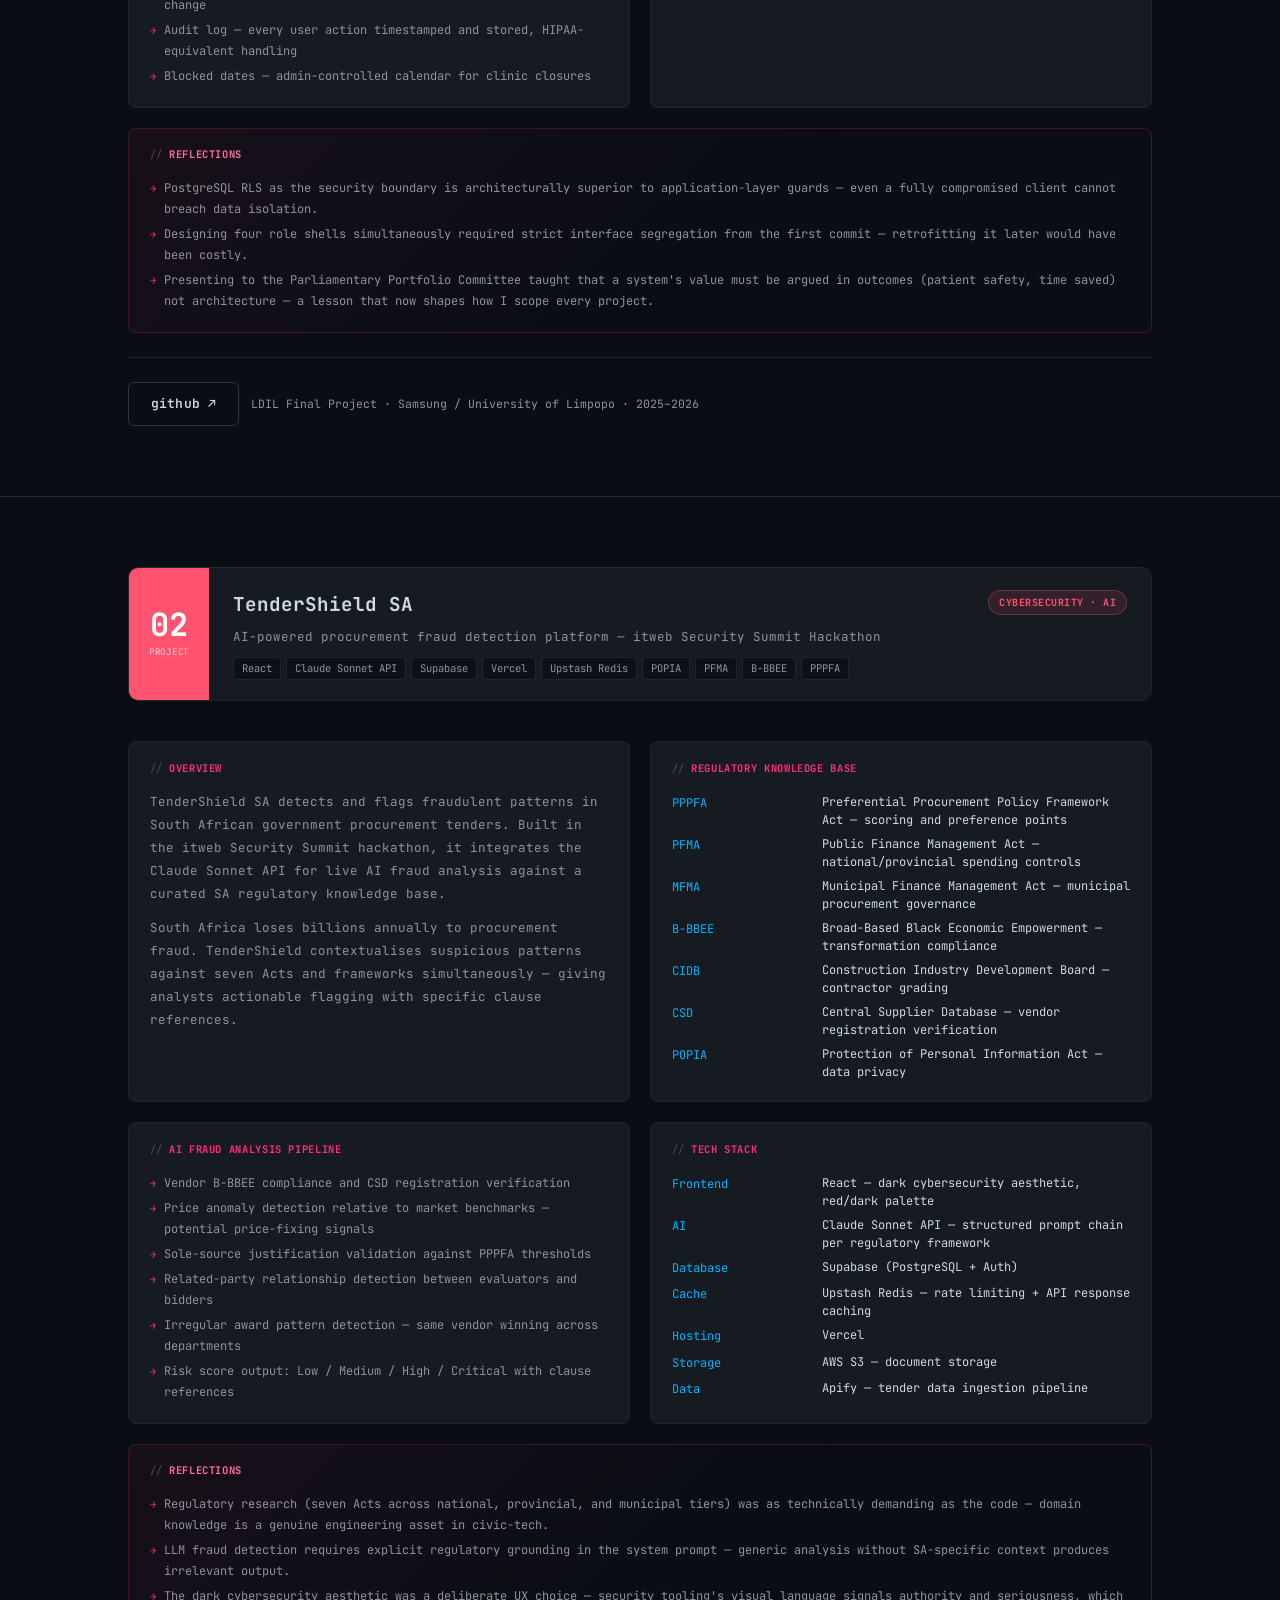
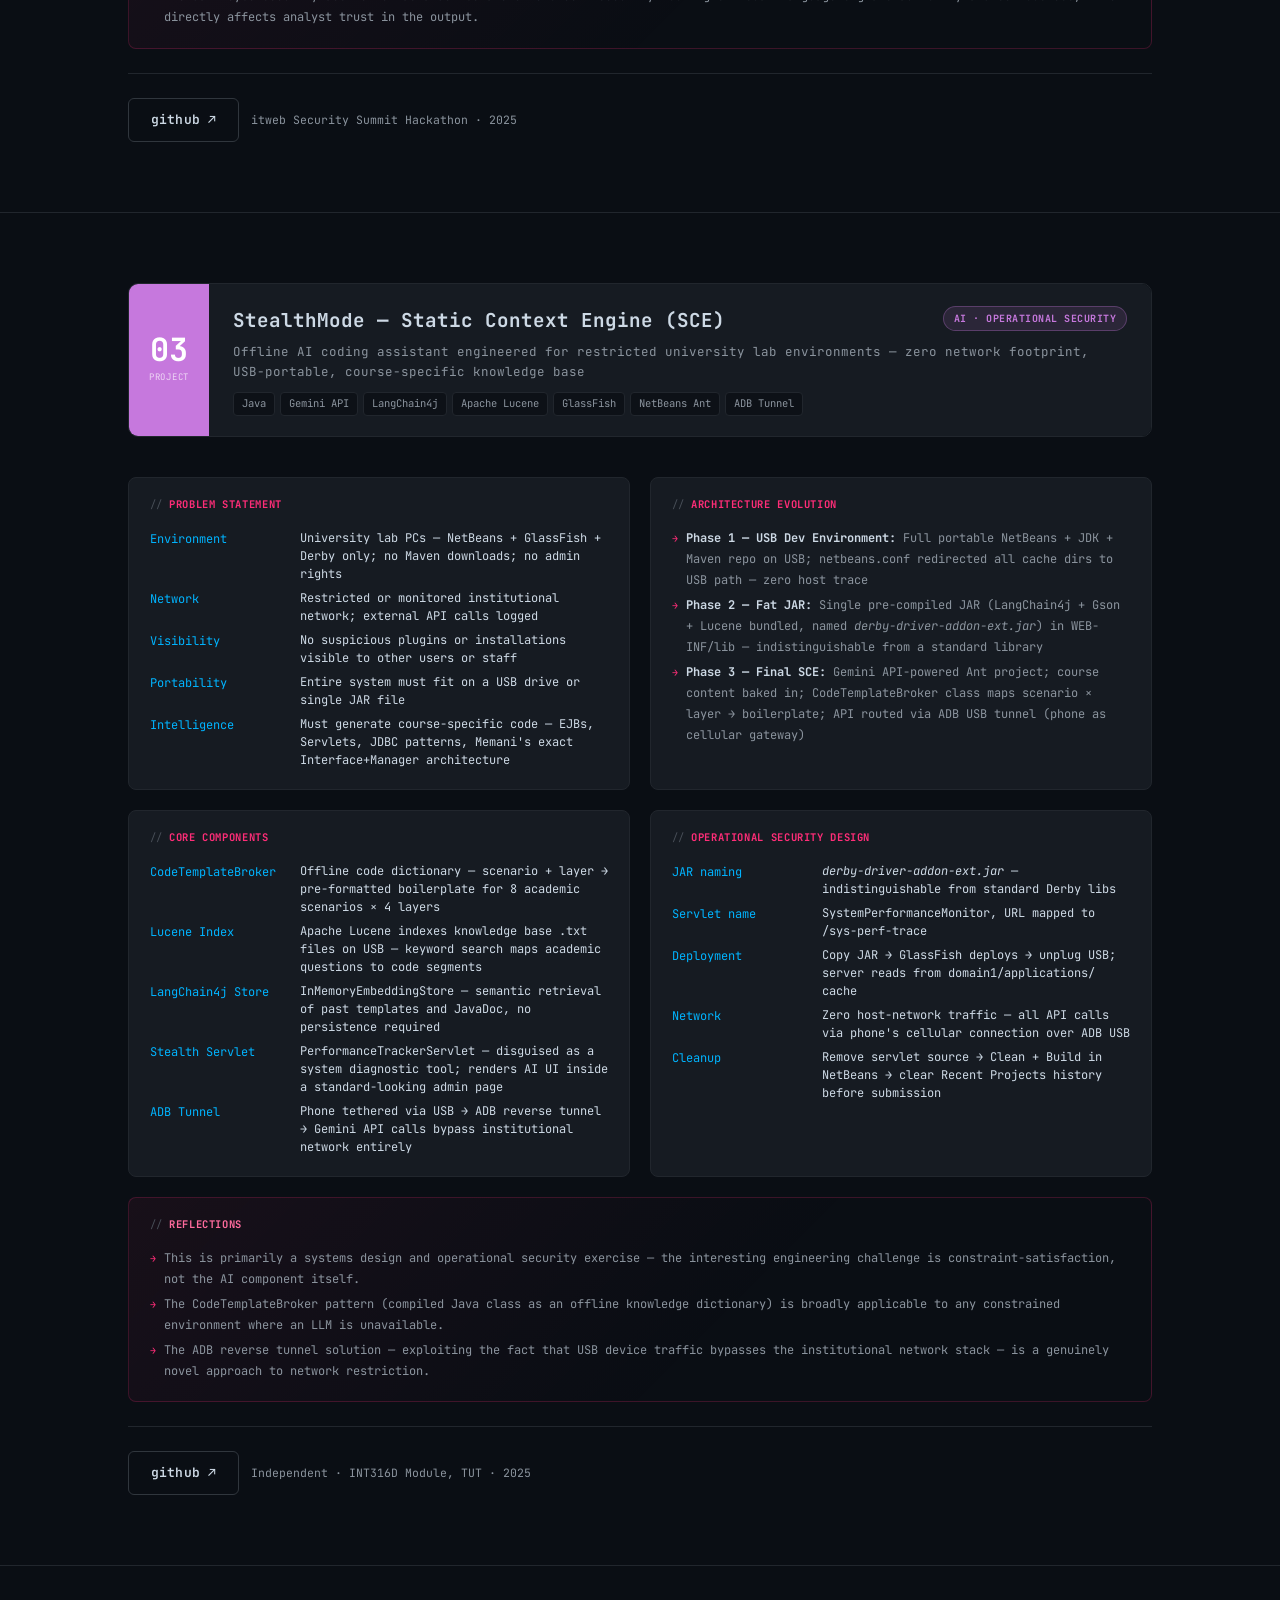
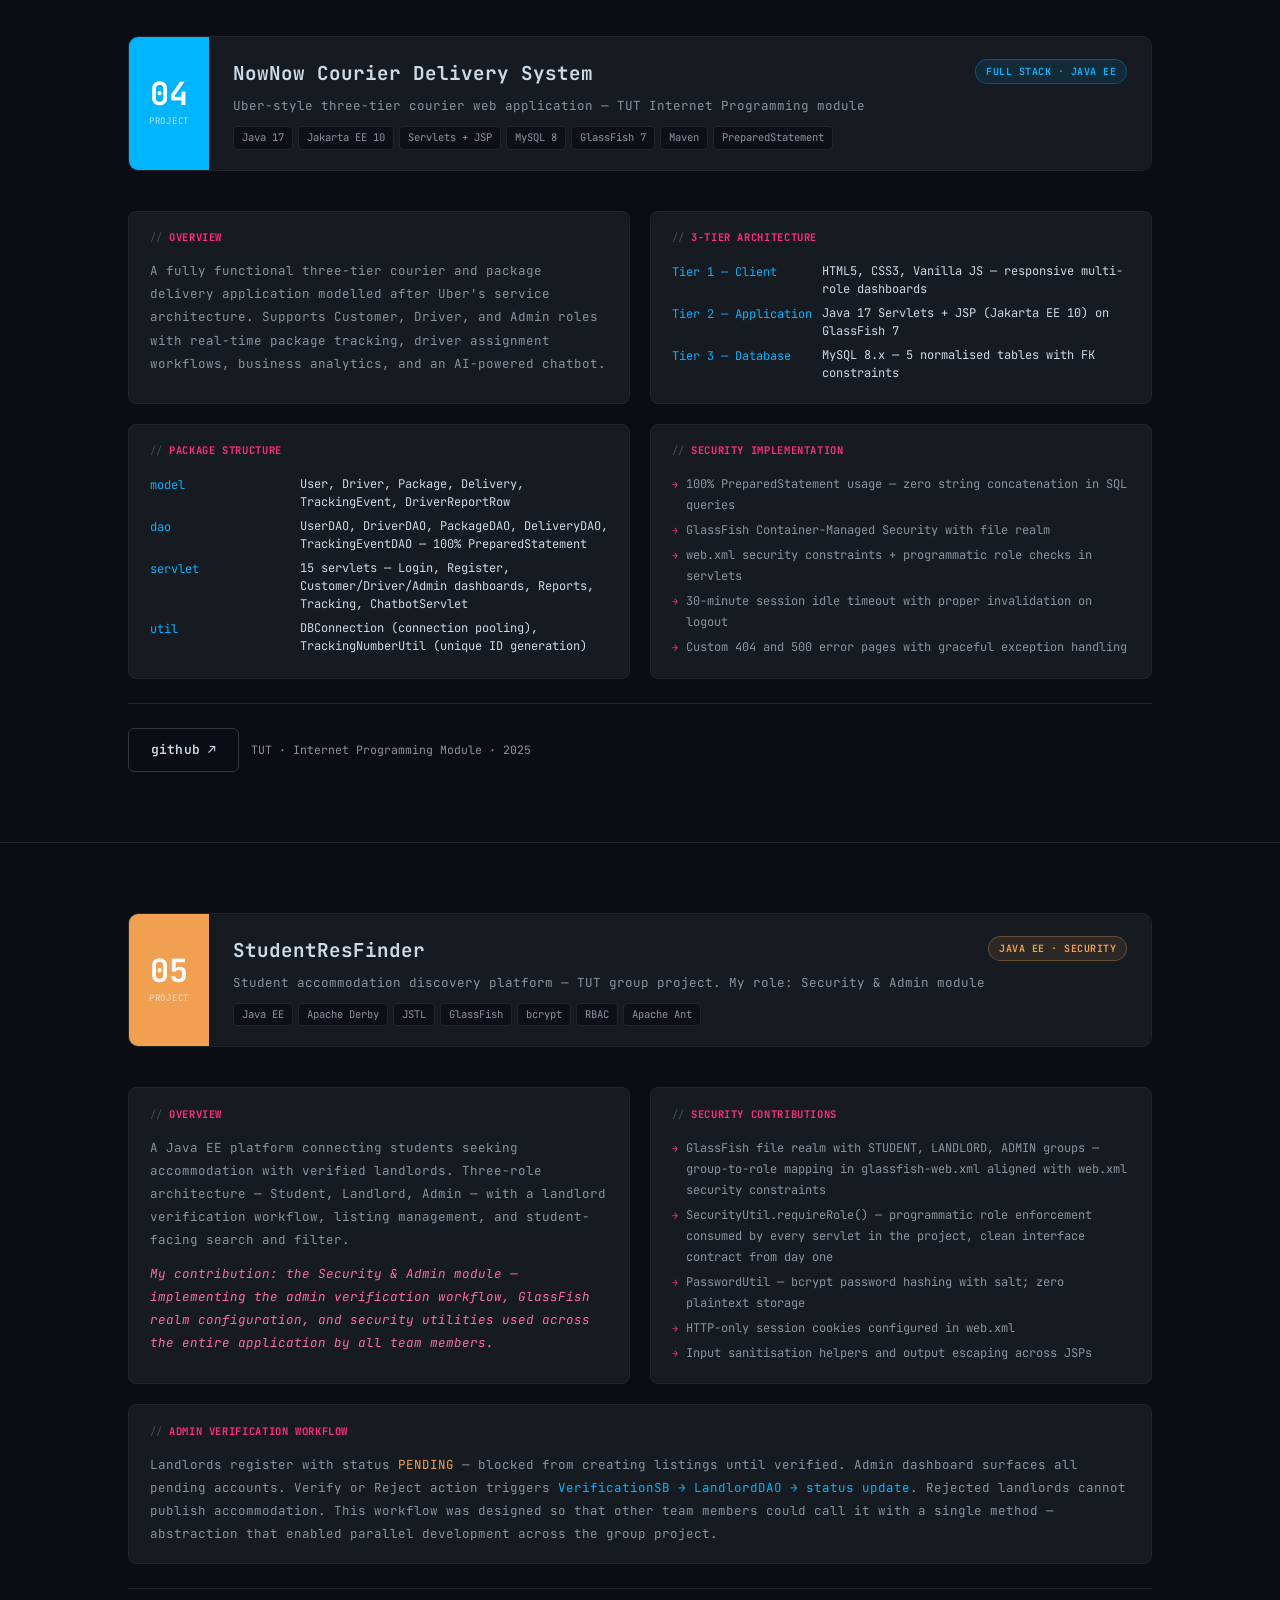
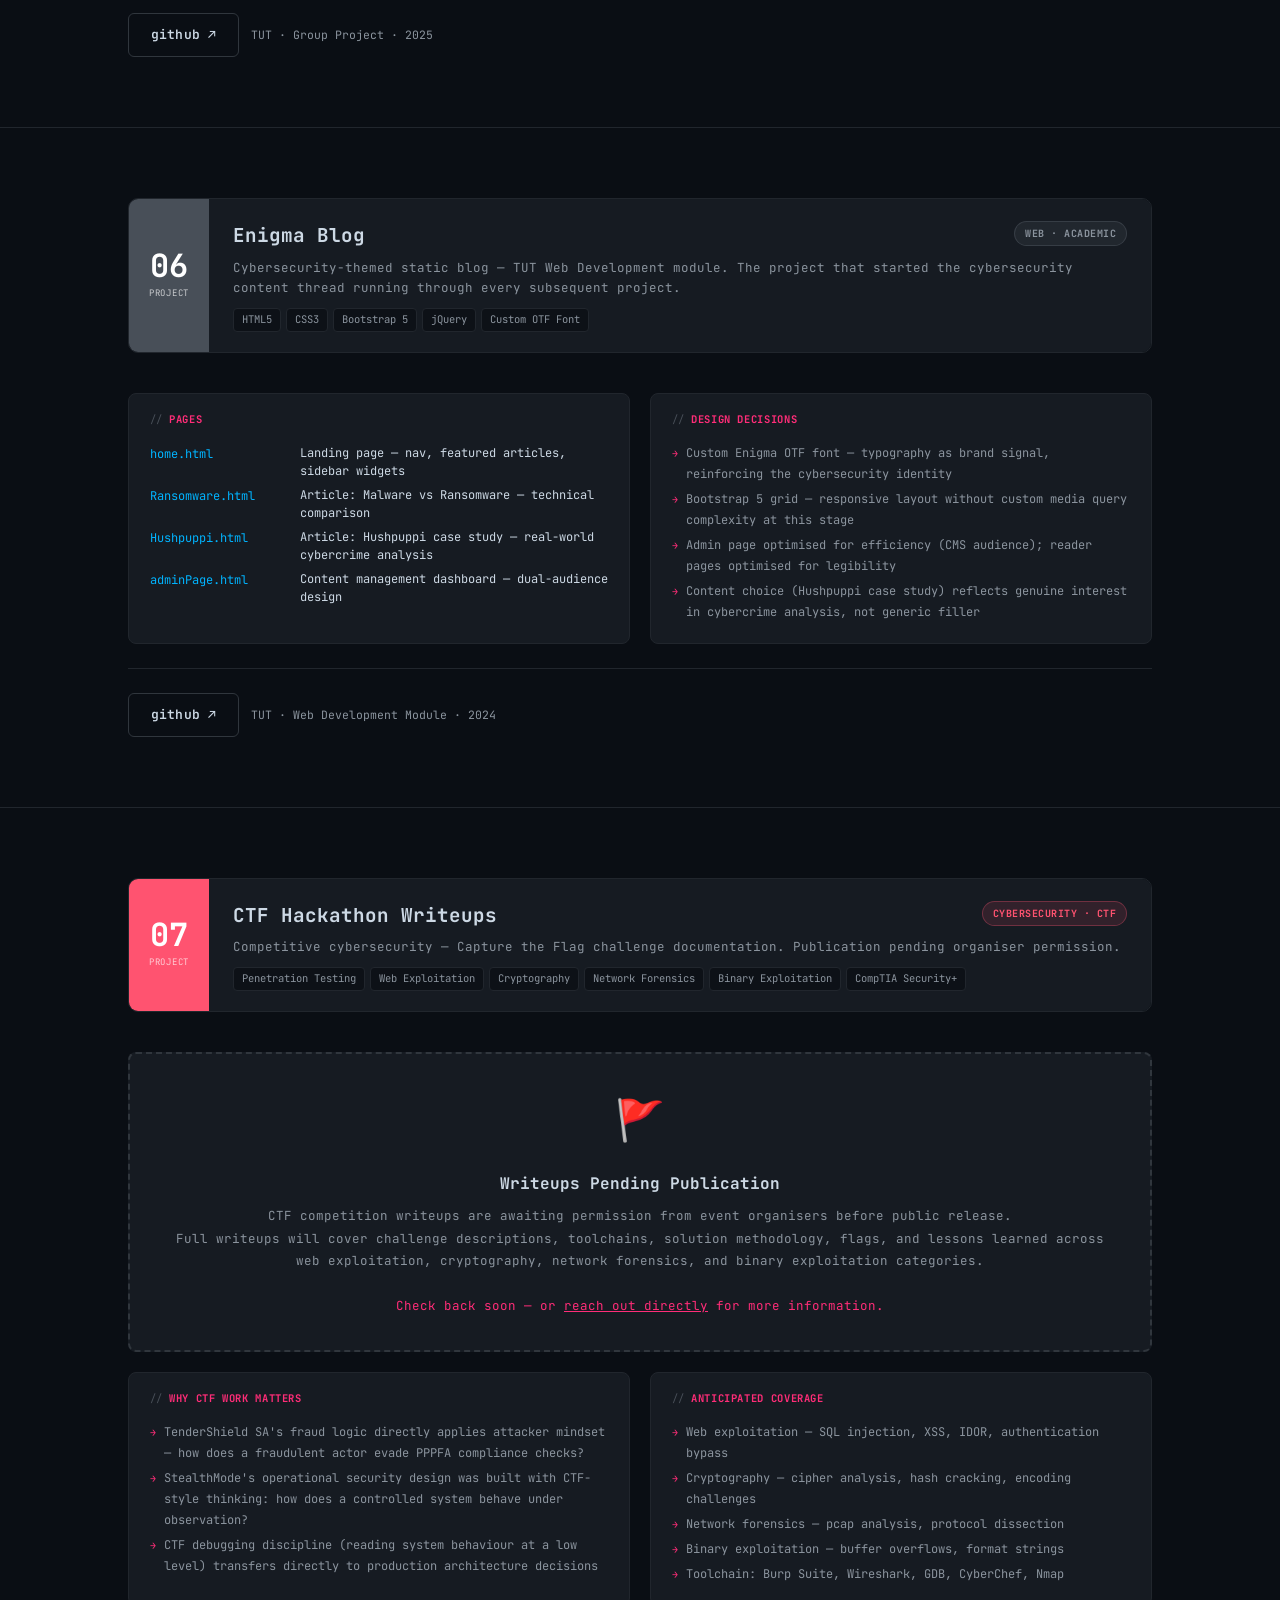
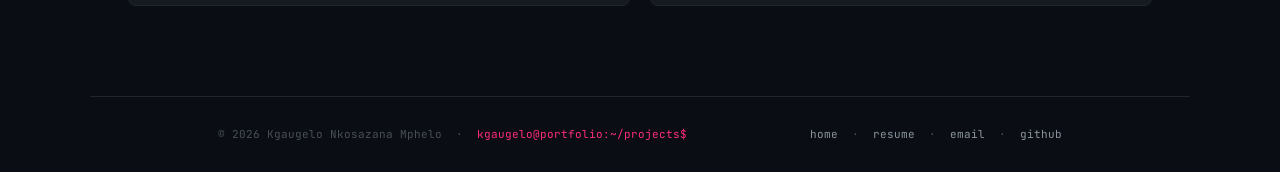
<file: projects.html>
<!DOCTYPE html>
<html lang="en">
<head>
<meta charset="UTF-8">
<meta name="viewport" content="width=device-width, initial-scale=1.0">
<title>Projects — Kgaugelo Mphelo</title>
<link rel="preconnect" href="https://fonts.googleapis.com">
<link rel="preconnect" href="https://fonts.gstatic.com" crossorigin>
<link href="https://fonts.googleapis.com/css2?family=JetBrains+Mono:ital,wght@0,300;0,400;0,500;0,600;0,700;1,400&display=swap" rel="stylesheet">
<link rel="stylesheet" href="shared.css">
<style>
/* ── PROJECTS PAGE SPECIFIC ── */

.page-hero {
  padding: 80px 10vw 60px;
  border-bottom: 1px solid var(--border);
  max-width: none;
}
.page-hero-inner { max-width: 1100px; margin: 0 auto; }

.ph-eyebrow { font-size:12px; color:var(--muted); margin-bottom:10px; display:flex; align-items:center; gap:6px; }
.ph-eyebrow::before { content:'$'; color:var(--pink); font-weight:700; }

.ph-title {
  font-size: clamp(1.8rem, 4vw, 2.8rem);
  font-weight: 700; letter-spacing: -0.025em;
  color: var(--white); line-height: 1.1;
}
.ph-title em { font-style:normal; color:var(--pink); }
.ph-sub { font-size:13px; color:var(--muted); margin-top:0.75rem; max-width:600px; line-height:1.8; }

.filter-bar {
  display: flex; gap:8px; flex-wrap:wrap;
  margin-top: 1.5rem;
}
.filter-btn {
  font-family: var(--font);
  font-size: 11.5px; padding: 5px 14px;
  border-radius: 20px; cursor: pointer;
  border: 1px solid var(--border2);
  background: transparent;
  color: var(--muted);
  transition: all 0.15s;
  font-weight: 500;
}
.filter-btn:hover, .filter-btn.on {
  border-color: var(--pink);
  color: var(--pink);
  background: var(--pink-muted);
}

/* PROJECT DETAIL CARDS */
.proj-section {
  padding: 70px 10vw;
  border-bottom: 1px solid var(--border);
  max-width: none;
}
.proj-section:last-of-type { border-bottom: none; }
.proj-inner { max-width: 1100px; margin: 0 auto; }

.proj-header {
  display: grid;
  grid-template-columns: auto 1fr;
  gap: 0;
  border-radius: 10px;
  overflow: hidden;
  margin-bottom: 2.5rem;
  border: 1px solid var(--border);
}

.ph-num {
  background: var(--pink);
  width: 80px;
  display: flex; flex-direction: column;
  align-items: center; justify-content: center;
  padding: 1.5rem 0;
  flex-shrink: 0;
}
.ph-num-txt { font-size: 2rem; font-weight: 700; color: #fff; line-height:1; }
.ph-num-lbl { font-size: 9px; color: rgba(255,255,255,0.7); letter-spacing: 0.08em; text-transform:uppercase; margin-top:4px; }

.ph-num.pu { background: var(--purple); }
.ph-num.bl { background: var(--blue); }
.ph-num.rd { background: var(--red); }
.ph-num.am { background: var(--amber); }
.ph-num.fa { background: var(--faint); }

.ph-info {
  background: var(--card2);
  padding: 1.25rem 1.5rem;
}
.ph-info-top { display:flex; align-items:flex-start; justify-content:space-between; flex-wrap:wrap; gap:8px; margin-bottom:6px; }
.ph-name { font-size: 1.2rem; font-weight: 700; color: var(--white); }
.ph-pill {
  font-size: 10px; padding: 3px 10px; border-radius: 20px;
  font-weight: 700; letter-spacing: 0.05em; text-transform:uppercase; border:1px solid;
  flex-shrink: 0; align-self: flex-start; margin-top: 2px;
}
.pill-pk { color:var(--pink);   background:var(--pink-muted);   border-color:rgba(255,45,120,0.3); }
.pill-rd { color:var(--red);    background:var(--red-muted);    border-color:rgba(255,83,112,0.3); }
.pill-pu { color:var(--purple); background:var(--purple-muted); border-color:rgba(198,120,221,0.3); }
.pill-bl { color:var(--blue);   background:var(--blue-muted);   border-color:rgba(0,180,255,0.3); }
.pill-mu { color:var(--muted);  background:rgba(139,148,158,0.1); border-color:rgba(139,148,158,0.2); }
.pill-am { color:var(--amber);  background:var(--amber-muted);  border-color:rgba(240,160,80,0.3); }

.ph-subtitle { font-size:12.5px; color:var(--muted); margin-bottom:10px; line-height:1.6; }
.ph-tags-row { display:flex; flex-wrap:wrap; gap:5px; margin-top:8px; }
.ph-tag {
  font-size:10.5px; color:var(--muted);
  background:var(--card); border:1px solid var(--border);
  border-radius:4px; padding:2px 8px;
}

/* PARL BADGE */
.parl-badge {
  display:inline-flex; align-items:center; gap:6px;
  font-size:11px; color:var(--amber);
  background:var(--amber-muted);
  border:1px solid rgba(240,160,80,0.3);
  border-radius:5px; padding:6px 12px;
  margin-bottom: 1.5rem;
}

/* DETAIL SECTIONS */
.detail-grid {
  display:grid; grid-template-columns:1fr 1fr; gap:1.25rem;
  margin-bottom:1.25rem;
}
@media(max-width:720px){ .detail-grid{ grid-template-columns:1fr; } }

.detail-full { margin-bottom: 1.25rem; }

.d-block {
  background:var(--card2); border:1px solid var(--border);
  border-radius:8px; padding:1.1rem 1.3rem;
}
.d-label {
  font-size:10.5px; color:var(--pink); font-weight:700;
  letter-spacing:0.06em; text-transform:uppercase;
  margin-bottom:0.75rem;
  display:flex; align-items:center; gap:6px;
}
.d-label::before { content:'//'; color:var(--faint); font-weight:400; }

.d-para {
  font-size:12.5px; color:var(--muted); line-height:1.85;
}
.d-para + .d-para { margin-top:0.65rem; }

.d-kv { display:grid; grid-template-columns:140px 1fr; gap:3px 10px; padding:3px 0; font-size:12px; align-items:start; }
.d-key { color:var(--blue); flex-shrink:0; }
.d-val { color:var(--white); line-height:1.5; }

.d-ul { list-style:none; padding:0; margin:0; }
.d-ul li {
  font-size:12px; color:var(--muted); line-height:1.75;
  padding:2px 0 2px 14px; position:relative;
}
.d-ul li::before { content:'→'; position:absolute; left:0; color:var(--pink); font-size:10px; top:4px; }

.d-table { width:100%; border-collapse:collapse; font-size:12px; }
.d-table th {
  text-align:left; padding:7px 10px;
  background:var(--card); color:var(--pink);
  font-weight:600; font-size:10.5px; letter-spacing:0.04em;
  border-bottom:1px solid var(--border);
}
.d-table td { padding:6px 10px; color:var(--muted); border-bottom:1px solid var(--border); vertical-align:top; line-height:1.6; }
.d-table tr:last-child td { border-bottom:none; }
.d-table tr:nth-child(even) td { background:rgba(255,255,255,0.02); }
.d-table td:first-child { color:var(--blue); white-space:nowrap; }

.reflection-block {
  background: linear-gradient(135deg, rgba(255,45,120,0.06) 0%, rgba(0,0,0,0) 60%);
  border:1px solid rgba(255,45,120,0.2);
  border-radius:8px; padding:1.1rem 1.3rem;
}
.reflection-block .d-label { color:var(--pink-soft); }

.proj-link-row {
  display:flex; gap:12px; flex-wrap:wrap;
  margin-top:1.5rem; padding-top:1.5rem;
  border-top:1px solid var(--border);
}

/* CTF PENDING */
.pending-block {
  background:var(--card2); border:2px dashed var(--border2);
  border-radius:8px; padding:2rem;
  text-align:center; color:var(--muted);
}
.pending-block .p-icon { font-size:2.5rem; margin-bottom:1rem; }
.pending-block .p-title { font-size:1rem; font-weight:700; color:var(--white); margin-bottom:0.5rem; }
.pending-block .p-txt { font-size:12.5px; line-height:1.8; }
</style>
</head>
<body>

<nav id="nav" role="navigation" aria-label="Main navigation">
  <span class="nav-prompt">kgaugelo@portfolio:~/projects$</span>
  <div class="nav-links">
    <a href="index.html">home</a>
    <a href="projects.html" class="active">projects</a>
    <a href="resume.html">resume</a>
  </div>
  <div class="nav-right">
    <div class="status-dot" aria-hidden="true"></div>
    <span class="status-text">open to opportunities</span>
  </div>
</nav>

<div class="page-wrap">

  <!-- PAGE HERO -->
  <div class="page-hero">
    <div class="page-hero-inner">
      <div class="ph-eyebrow">ls -la ~/projects/ --sort=impact --verbose</div>
      <h1 class="ph-title">Project <em>Showcase</em></h1>
      <p class="ph-sub">7 projects spanning cybersecurity tooling, cross-platform clinical systems, AI integration, full-stack Java EE, and offline constraint engineering. Full technical documentation available.</p>
      <div class="filter-bar" role="group" aria-label="Filter projects by category">
        <button class="filter-btn on" data-filter="all" onclick="setFilter('all',this)">all (7)</button>
        <button class="filter-btn" data-filter="security" onclick="setFilter('security',this)">cybersecurity</button>
        <button class="filter-btn" data-filter="fullstack" onclick="setFilter('fullstack',this)">full stack</button>
        <button class="filter-btn" data-filter="ai" onclick="setFilter('ai',this)">AI</button>
        <button class="filter-btn" data-filter="academic" onclick="setFilter('academic',this)">academic</button>
      </div>
    </div>
  </div>

  <!-- ══ PROJECT 01 — UL OPTOMETRY ══════════════════════════ -->
  <div class="proj-section" id="optometry" data-cats="fullstack security academic">
    <div class="proj-inner">

      <div class="proj-header">
        <div class="ph-num">
          <div class="ph-num-txt">01</div>
          <div class="ph-num-lbl">project</div>
        </div>
        <div class="ph-info">
          <div class="ph-info-top">
            <div class="ph-name">UL Optometry Clinic Management System</div>
            <span class="ph-pill pill-pk">★ Flagship</span>
          </div>
          <div class="ph-subtitle">Cross-platform clinical management system for the University of Limpopo's Optometry Department — Cyber6ix team, LDIL Final Project</div>
          <div class="ph-tags-row">
            <span class="ph-tag">C# · .NET MAUI</span>
            <span class="ph-tag">Supabase</span>
            <span class="ph-tag">PostgreSQL</span>
            <span class="ph-tag">MVVM</span>
            <span class="ph-tag">RBAC</span>
            <span class="ph-tag">Row-Level Security</span>
            <span class="ph-tag">JWT Auth</span>
            <span class="ph-tag">GitHub Actions</span>
          </div>
        </div>
      </div>

      <div class="parl-badge">
        ★ Presented to the Parliamentary Portfolio Committee on Communications &amp; Digital Technologies · April 2026
      </div>

      <div class="detail-grid">
        <div class="d-block">
          <div class="d-label">Overview</div>
          <p class="d-para">A fully digitalised clinical management platform replacing a paper-based workflow at UL's Optometry teaching clinic. Four user roles — Patient, Student, Supervisor, Admin — each with isolated role shells, dedicated dashboards and enforced data boundaries at the database layer.</p>
          <p class="d-para">Developed by the Cyber6ix team as the LDIL final project, it was presented to the Parliamentary Portfolio Committee on Communications and Digital Technologies in April 2026 — stakeholder validation at the highest institutional level in South Africa.</p>
        </div>
        <div class="d-block">
          <div class="d-label">Tech Stack</div>
          <div class="d-kv"><span class="d-key">Frontend</span><span class="d-val">.NET MAUI (C#) — cross-platform: Android, iOS, Windows, macOS</span></div>
          <div class="d-kv"><span class="d-key">Backend</span><span class="d-val">Supabase (PostgreSQL + PostgREST API + Realtime)</span></div>
          <div class="d-kv"><span class="d-key">Architecture</span><span class="d-val">MVVM + Service Layer (CommunityToolkit.Mvvm)</span></div>
          <div class="d-kv"><span class="d-key">Auth</span><span class="d-val">Supabase Auth — JWT (30-min expiry) + refresh tokens</span></div>
          <div class="d-kv"><span class="d-key">Security</span><span class="d-val">PostgreSQL Row-Level Security — data isolation at DB layer</span></div>
          <div class="d-kv"><span class="d-key">CI/CD</span><span class="d-val">GitHub Actions multi-platform build pipeline</span></div>
        </div>
      </div>

      <div class="detail-full">
        <div class="d-block">
          <div class="d-label">Architecture — 4-Tier MVVM + Service Layer</div>
          <table class="d-table">
            <thead><tr><th>Layer</th><th>Technology</th><th>Responsibility</th></tr></thead>
            <tbody>
              <tr><td>Views</td><td>XAML (.NET MAUI)</td><td>Role-specific screens — Admin, Student, Supervisor, Patient shells</td></tr>
              <tr><td>ViewModels</td><td>MVVM Toolkit</td><td>ObservableProperty + RelayCommand — UI state, no business logic</td></tr>
              <tr><td>Services (×14)</td><td>C# interfaces + implementations</td><td>AuthService, BookingService, EncounterService, ReviewService, PoeService, NotificationService, AuditService, ReportService, SchedulingService…</td></tr>
              <tr><td>Data</td><td>Supabase PostgREST → PostgreSQL</td><td>15 core tables, RLS policies per role, real-time subscriptions</td></tr>
            </tbody>
          </table>
        </div>
      </div>

      <div class="detail-grid">
        <div class="d-block">
          <div class="d-label">Key Features</div>
          <ul class="d-ul">
            <li>6-stage booking state machine: Patient books → Auto-confirm → Student accepts → Admin assigns supervisor → Encounter filled → Supervisor signs off</li>
            <li>6-step clinical encounter wizard — VA, Refraction, NPC, Cover Test, Anterior/Posterior Segment, Reflection, Supervisor review</li>
            <li>Portfolio of Evidence (PoE) — 5 categories, 500 required hours, auto-credited per approved encounter</li>
            <li>Notification routing — real-time push per role on every state change</li>
            <li>Audit log — every user action timestamped and stored, HIPAA-equivalent handling</li>
            <li>Blocked dates — admin-controlled calendar for clinic closures</li>
          </ul>
        </div>
        <div class="d-block">
          <div class="d-label">Security Design</div>
          <ul class="d-ul">
            <li>PostgreSQL RLS — a compromised client token cannot read unauthorised rows, enforced at DB layer not application layer</li>
            <li>JWT tokens (30-min expiry) + refresh token rotation</li>
            <li>HIPAA-equivalent PII handling — patient data encrypted and audit-logged</li>
            <li>Role-Based Access Control: Admin &gt; Supervisor &gt; Student &gt; Patient — enforced in both ViewModel guards and RLS policies</li>
            <li>Input validation on all encounter form fields before submission</li>
          </ul>
        </div>
      </div>

      <div class="reflection-block detail-full">
        <div class="d-label">Reflections</div>
        <ul class="d-ul">
          <li>PostgreSQL RLS as the security boundary is architecturally superior to application-layer guards — even a fully compromised client cannot breach data isolation.</li>
          <li>Designing four role shells simultaneously required strict interface segregation from the first commit — retrofitting it later would have been costly.</li>
          <li>Presenting to the Parliamentary Portfolio Committee taught that a system's value must be argued in outcomes (patient safety, time saved) not architecture — a lesson that now shapes how I scope every project.</li>
        </ul>
      </div>

      <div class="proj-link-row">
        <a href="https://github.com/MsLotusFlowerBomb" class="btn btn-outline" target="_blank" rel="noopener">github ↗</a>
        <span style="font-size:11.5px;color:var(--muted);align-self:center;">LDIL Final Project · Samsung / University of Limpopo · 2025–2026</span>
      </div>
    </div>
  </div>

  <!-- ══ PROJECT 02 — TENDERSHIELD ══════════════════════════ -->
  <div class="proj-section" id="tendershield" data-cats="security ai">
    <div class="proj-inner">

      <div class="proj-header">
        <div class="ph-num rd">
          <div class="ph-num-txt">02</div>
          <div class="ph-num-lbl">project</div>
        </div>
        <div class="ph-info">
          <div class="ph-info-top">
            <div class="ph-name">TenderShield SA</div>
            <span class="ph-pill pill-rd">Cybersecurity · AI</span>
          </div>
          <div class="ph-subtitle">AI-powered procurement fraud detection platform — itweb Security Summit Hackathon</div>
          <div class="ph-tags-row">
            <span class="ph-tag">React</span><span class="ph-tag">Claude Sonnet API</span>
            <span class="ph-tag">Supabase</span><span class="ph-tag">Vercel</span>
            <span class="ph-tag">Upstash Redis</span><span class="ph-tag">POPIA</span>
            <span class="ph-tag">PFMA</span><span class="ph-tag">B-BBEE</span><span class="ph-tag">PPPFA</span>
          </div>
        </div>
      </div>

      <div class="detail-grid">
        <div class="d-block">
          <div class="d-label">Overview</div>
          <p class="d-para">TenderShield SA detects and flags fraudulent patterns in South African government procurement tenders. Built in the itweb Security Summit hackathon, it integrates the Claude Sonnet API for live AI fraud analysis against a curated SA regulatory knowledge base.</p>
          <p class="d-para">South Africa loses billions annually to procurement fraud. TenderShield contextualises suspicious patterns against seven Acts and frameworks simultaneously — giving analysts actionable flagging with specific clause references.</p>
        </div>
        <div class="d-block">
          <div class="d-label">Regulatory Knowledge Base</div>
          <div class="d-kv"><span class="d-key">PPPFA</span><span class="d-val">Preferential Procurement Policy Framework Act — scoring and preference points</span></div>
          <div class="d-kv"><span class="d-key">PFMA</span><span class="d-val">Public Finance Management Act — national/provincial spending controls</span></div>
          <div class="d-kv"><span class="d-key">MFMA</span><span class="d-val">Municipal Finance Management Act — municipal procurement governance</span></div>
          <div class="d-kv"><span class="d-key">B-BBEE</span><span class="d-val">Broad-Based Black Economic Empowerment — transformation compliance</span></div>
          <div class="d-kv"><span class="d-key">CIDB</span><span class="d-val">Construction Industry Development Board — contractor grading</span></div>
          <div class="d-kv"><span class="d-key">CSD</span><span class="d-val">Central Supplier Database — vendor registration verification</span></div>
          <div class="d-kv"><span class="d-key">POPIA</span><span class="d-val">Protection of Personal Information Act — data privacy</span></div>
        </div>
      </div>

      <div class="detail-grid">
        <div class="d-block">
          <div class="d-label">AI Fraud Analysis Pipeline</div>
          <ul class="d-ul">
            <li>Vendor B-BBEE compliance and CSD registration verification</li>
            <li>Price anomaly detection relative to market benchmarks — potential price-fixing signals</li>
            <li>Sole-source justification validation against PPPFA thresholds</li>
            <li>Related-party relationship detection between evaluators and bidders</li>
            <li>Irregular award pattern detection — same vendor winning across departments</li>
            <li>Risk score output: Low / Medium / High / Critical with clause references</li>
          </ul>
        </div>
        <div class="d-block">
          <div class="d-label">Tech Stack</div>
          <div class="d-kv"><span class="d-key">Frontend</span><span class="d-val">React — dark cybersecurity aesthetic, red/dark palette</span></div>
          <div class="d-kv"><span class="d-key">AI</span><span class="d-val">Claude Sonnet API — structured prompt chain per regulatory framework</span></div>
          <div class="d-kv"><span class="d-key">Database</span><span class="d-val">Supabase (PostgreSQL + Auth)</span></div>
          <div class="d-kv"><span class="d-key">Cache</span><span class="d-val">Upstash Redis — rate limiting + API response caching</span></div>
          <div class="d-kv"><span class="d-key">Hosting</span><span class="d-val">Vercel</span></div>
          <div class="d-kv"><span class="d-key">Storage</span><span class="d-val">AWS S3 — document storage</span></div>
          <div class="d-kv"><span class="d-key">Data</span><span class="d-val">Apify — tender data ingestion pipeline</span></div>
        </div>
      </div>

      <div class="reflection-block detail-full">
        <div class="d-label">Reflections</div>
        <ul class="d-ul">
          <li>Regulatory research (seven Acts across national, provincial, and municipal tiers) was as technically demanding as the code — domain knowledge is a genuine engineering asset in civic-tech.</li>
          <li>LLM fraud detection requires explicit regulatory grounding in the system prompt — generic analysis without SA-specific context produces irrelevant output.</li>
          <li>The dark cybersecurity aesthetic was a deliberate UX choice — security tooling's visual language signals authority and seriousness, which directly affects analyst trust in the output.</li>
        </ul>
      </div>

      <div class="proj-link-row">
        <a href="https://github.com/MsLotusFlowerBomb" class="btn btn-outline" target="_blank" rel="noopener">github ↗</a>
        <span style="font-size:11.5px;color:var(--muted);align-self:center;">itweb Security Summit Hackathon · 2025</span>
      </div>
    </div>
  </div>

  <!-- ══ PROJECT 03 — STEALTHMODE ═══════════════════════════ -->
  <div class="proj-section" id="stealthmode" data-cats="ai security">
    <div class="proj-inner">

      <div class="proj-header">
        <div class="ph-num pu">
          <div class="ph-num-txt">03</div>
          <div class="ph-num-lbl">project</div>
        </div>
        <div class="ph-info">
          <div class="ph-info-top">
            <div class="ph-name">StealthMode — Static Context Engine (SCE)</div>
            <span class="ph-pill pill-pu">AI · Operational Security</span>
          </div>
          <div class="ph-subtitle">Offline AI coding assistant engineered for restricted university lab environments — zero network footprint, USB-portable, course-specific knowledge base</div>
          <div class="ph-tags-row">
            <span class="ph-tag">Java</span><span class="ph-tag">Gemini API</span>
            <span class="ph-tag">LangChain4j</span><span class="ph-tag">Apache Lucene</span>
            <span class="ph-tag">GlassFish</span><span class="ph-tag">NetBeans Ant</span>
            <span class="ph-tag">ADB Tunnel</span>
          </div>
        </div>
      </div>

      <div class="detail-grid">
        <div class="d-block">
          <div class="d-label">Problem Statement</div>
          <div class="d-kv"><span class="d-key">Environment</span><span class="d-val">University lab PCs — NetBeans + GlassFish + Derby only; no Maven downloads; no admin rights</span></div>
          <div class="d-kv"><span class="d-key">Network</span><span class="d-val">Restricted or monitored institutional network; external API calls logged</span></div>
          <div class="d-kv"><span class="d-key">Visibility</span><span class="d-val">No suspicious plugins or installations visible to other users or staff</span></div>
          <div class="d-kv"><span class="d-key">Portability</span><span class="d-val">Entire system must fit on a USB drive or single JAR file</span></div>
          <div class="d-kv"><span class="d-key">Intelligence</span><span class="d-val">Must generate course-specific code — EJBs, Servlets, JDBC patterns, Memani's exact Interface+Manager architecture</span></div>
        </div>
        <div class="d-block">
          <div class="d-label">Architecture Evolution</div>
          <ul class="d-ul">
            <li><strong style="color:var(--white);">Phase 1 — USB Dev Environment:</strong> Full portable NetBeans + JDK + Maven repo on USB; netbeans.conf redirected all cache dirs to USB path — zero host trace</li>
            <li><strong style="color:var(--white);">Phase 2 — Fat JAR:</strong> Single pre-compiled JAR (LangChain4j + Gson + Lucene bundled, named <em>derby-driver-addon-ext.jar</em>) in WEB-INF/lib — indistinguishable from a standard library</li>
            <li><strong style="color:var(--white);">Phase 3 — Final SCE:</strong> Gemini API-powered Ant project; course content baked in; CodeTemplateBroker class maps scenario × layer → boilerplate; API routed via ADB USB tunnel (phone as cellular gateway)</li>
          </ul>
        </div>
      </div>

      <div class="detail-grid">
        <div class="d-block">
          <div class="d-label">Core Components</div>
          <div class="d-kv"><span class="d-key">CodeTemplateBroker</span><span class="d-val">Offline code dictionary — scenario + layer → pre-formatted boilerplate for 8 academic scenarios × 4 layers</span></div>
          <div class="d-kv"><span class="d-key">Lucene Index</span><span class="d-val">Apache Lucene indexes knowledge base .txt files on USB — keyword search maps academic questions to code segments</span></div>
          <div class="d-kv"><span class="d-key">LangChain4j Store</span><span class="d-val">InMemoryEmbeddingStore — semantic retrieval of past templates and JavaDoc, no persistence required</span></div>
          <div class="d-kv"><span class="d-key">Stealth Servlet</span><span class="d-val">PerformanceTrackerServlet — disguised as a system diagnostic tool; renders AI UI inside a standard-looking admin page</span></div>
          <div class="d-kv"><span class="d-key">ADB Tunnel</span><span class="d-val">Phone tethered via USB → ADB reverse tunnel → Gemini API calls bypass institutional network entirely</span></div>
        </div>
        <div class="d-block">
          <div class="d-label">Operational Security Design</div>
          <div class="d-kv"><span class="d-key">JAR naming</span><span class="d-val"><em>derby-driver-addon-ext.jar</em> — indistinguishable from standard Derby libs</span></div>
          <div class="d-kv"><span class="d-key">Servlet name</span><span class="d-val">SystemPerformanceMonitor, URL mapped to /sys-perf-trace</span></div>
          <div class="d-kv"><span class="d-key">Deployment</span><span class="d-val">Copy JAR → GlassFish deploys → unplug USB; server reads from domain1/applications/ cache</span></div>
          <div class="d-kv"><span class="d-key">Network</span><span class="d-val">Zero host-network traffic — all API calls via phone's cellular connection over ADB USB</span></div>
          <div class="d-kv"><span class="d-key">Cleanup</span><span class="d-val">Remove servlet source → Clean + Build in NetBeans → clear Recent Projects history before submission</span></div>
        </div>
      </div>

      <div class="reflection-block detail-full">
        <div class="d-label">Reflections</div>
        <ul class="d-ul">
          <li>This is primarily a systems design and operational security exercise — the interesting engineering challenge is constraint-satisfaction, not the AI component itself.</li>
          <li>The CodeTemplateBroker pattern (compiled Java class as an offline knowledge dictionary) is broadly applicable to any constrained environment where an LLM is unavailable.</li>
          <li>The ADB reverse tunnel solution — exploiting the fact that USB device traffic bypasses the institutional network stack — is a genuinely novel approach to network restriction.</li>
        </ul>
      </div>

      <div class="proj-link-row">
        <a href="https://github.com/MsLotusFlowerBomb" class="btn btn-outline" target="_blank" rel="noopener">github ↗</a>
        <span style="font-size:11.5px;color:var(--muted);align-self:center;">Independent · INT316D Module, TUT · 2025</span>
      </div>
    </div>
  </div>

  <!-- ══ PROJECT 04 — NOWNOW ════════════════════════════════ -->
  <div class="proj-section" id="nownow" data-cats="fullstack academic">
    <div class="proj-inner">

      <div class="proj-header">
        <div class="ph-num bl">
          <div class="ph-num-txt">04</div>
          <div class="ph-num-lbl">project</div>
        </div>
        <div class="ph-info">
          <div class="ph-info-top">
            <div class="ph-name">NowNow Courier Delivery System</div>
            <span class="ph-pill pill-bl">Full Stack · Java EE</span>
          </div>
          <div class="ph-subtitle">Uber-style three-tier courier web application — TUT Internet Programming module</div>
          <div class="ph-tags-row">
            <span class="ph-tag">Java 17</span><span class="ph-tag">Jakarta EE 10</span>
            <span class="ph-tag">Servlets + JSP</span><span class="ph-tag">MySQL 8</span>
            <span class="ph-tag">GlassFish 7</span><span class="ph-tag">Maven</span>
            <span class="ph-tag">PreparedStatement</span>
          </div>
        </div>
      </div>

      <div class="detail-grid">
        <div class="d-block">
          <div class="d-label">Overview</div>
          <p class="d-para">A fully functional three-tier courier and package delivery application modelled after Uber's service architecture. Supports Customer, Driver, and Admin roles with real-time package tracking, driver assignment workflows, business analytics, and an AI-powered chatbot.</p>
        </div>
        <div class="d-block">
          <div class="d-label">3-Tier Architecture</div>
          <div class="d-kv"><span class="d-key">Tier 1 — Client</span><span class="d-val">HTML5, CSS3, Vanilla JS — responsive multi-role dashboards</span></div>
          <div class="d-kv"><span class="d-key">Tier 2 — Application</span><span class="d-val">Java 17 Servlets + JSP (Jakarta EE 10) on GlassFish 7</span></div>
          <div class="d-kv"><span class="d-key">Tier 3 — Database</span><span class="d-val">MySQL 8.x — 5 normalised tables with FK constraints</span></div>
        </div>
      </div>

      <div class="detail-grid">
        <div class="d-block">
          <div class="d-label">Package Structure</div>
          <div class="d-kv"><span class="d-key">model</span><span class="d-val">User, Driver, Package, Delivery, TrackingEvent, DriverReportRow</span></div>
          <div class="d-kv"><span class="d-key">dao</span><span class="d-val">UserDAO, DriverDAO, PackageDAO, DeliveryDAO, TrackingEventDAO — 100% PreparedStatement</span></div>
          <div class="d-kv"><span class="d-key">servlet</span><span class="d-val">15 servlets — Login, Register, Customer/Driver/Admin dashboards, Reports, Tracking, ChatbotServlet</span></div>
          <div class="d-kv"><span class="d-key">util</span><span class="d-val">DBConnection (connection pooling), TrackingNumberUtil (unique ID generation)</span></div>
        </div>
        <div class="d-block">
          <div class="d-label">Security Implementation</div>
          <ul class="d-ul">
            <li>100% PreparedStatement usage — zero string concatenation in SQL queries</li>
            <li>GlassFish Container-Managed Security with file realm</li>
            <li>web.xml security constraints + programmatic role checks in servlets</li>
            <li>30-minute session idle timeout with proper invalidation on logout</li>
            <li>Custom 404 and 500 error pages with graceful exception handling</li>
          </ul>
        </div>
      </div>

      <div class="proj-link-row">
        <a href="https://github.com/MsLotusFlowerBomb" class="btn btn-outline" target="_blank" rel="noopener">github ↗</a>
        <span style="font-size:11.5px;color:var(--muted);align-self:center;">TUT · Internet Programming Module · 2025</span>
      </div>
    </div>
  </div>

  <!-- ══ PROJECT 05 — STUDENTRESFINDER ═════════════════════ -->
  <div class="proj-section" id="studentresfinder" data-cats="fullstack security academic">
    <div class="proj-inner">

      <div class="proj-header">
        <div class="ph-num am">
          <div class="ph-num-txt">05</div>
          <div class="ph-num-lbl">project</div>
        </div>
        <div class="ph-info">
          <div class="ph-info-top">
            <div class="ph-name">StudentResFinder</div>
            <span class="ph-pill pill-am">Java EE · Security</span>
          </div>
          <div class="ph-subtitle">Student accommodation discovery platform — TUT group project. My role: Security &amp; Admin module</div>
          <div class="ph-tags-row">
            <span class="ph-tag">Java EE</span><span class="ph-tag">Apache Derby</span>
            <span class="ph-tag">JSTL</span><span class="ph-tag">GlassFish</span>
            <span class="ph-tag">bcrypt</span><span class="ph-tag">RBAC</span>
            <span class="ph-tag">Apache Ant</span>
          </div>
        </div>
      </div>

      <div class="detail-grid">
        <div class="d-block">
          <div class="d-label">Overview</div>
          <p class="d-para">A Java EE platform connecting students seeking accommodation with verified landlords. Three-role architecture — Student, Landlord, Admin — with a landlord verification workflow, listing management, and student-facing search and filter.</p>
          <p class="d-para" style="margin-top:0.65rem;color:var(--pink-soft);font-style:italic;">My contribution: the Security &amp; Admin module — implementing the admin verification workflow, GlassFish realm configuration, and security utilities used across the entire application by all team members.</p>
        </div>
        <div class="d-block">
          <div class="d-label">Security Contributions</div>
          <ul class="d-ul">
            <li>GlassFish file realm with STUDENT, LANDLORD, ADMIN groups — group-to-role mapping in glassfish-web.xml aligned with web.xml security constraints</li>
            <li>SecurityUtil.requireRole() — programmatic role enforcement consumed by every servlet in the project, clean interface contract from day one</li>
            <li>PasswordUtil — bcrypt password hashing with salt; zero plaintext storage</li>
            <li>HTTP-only session cookies configured in web.xml</li>
            <li>Input sanitisation helpers and output escaping across JSPs</li>
          </ul>
        </div>
      </div>

      <div class="detail-full d-block">
        <div class="d-label">Admin Verification Workflow</div>
        <p class="d-para">Landlords register with status <span style="color:var(--amber);">PENDING</span> — blocked from creating listings until verified. Admin dashboard surfaces all pending accounts. Verify or Reject action triggers <span style="color:var(--blue);">VerificationSB → LandlordDAO → status update</span>. Rejected landlords cannot publish accommodation. This workflow was designed so that other team members could call it with a single method — abstraction that enabled parallel development across the group project.</p>
      </div>

      <div class="proj-link-row">
        <a href="https://github.com/MsLotusFlowerBomb" class="btn btn-outline" target="_blank" rel="noopener">github ↗</a>
        <span style="font-size:11.5px;color:var(--muted);align-self:center;">TUT · Group Project · 2025</span>
      </div>
    </div>
  </div>

  <!-- ══ PROJECT 06 — ENIGMA ════════════════════════════════ -->
  <div class="proj-section" id="enigma" data-cats="academic fullstack">
    <div class="proj-inner">

      <div class="proj-header">
        <div class="ph-num fa">
          <div class="ph-num-txt">06</div>
          <div class="ph-num-lbl">project</div>
        </div>
        <div class="ph-info">
          <div class="ph-info-top">
            <div class="ph-name">Enigma Blog</div>
            <span class="ph-pill pill-mu">Web · Academic</span>
          </div>
          <div class="ph-subtitle">Cybersecurity-themed static blog — TUT Web Development module. The project that started the cybersecurity content thread running through every subsequent project.</div>
          <div class="ph-tags-row">
            <span class="ph-tag">HTML5</span><span class="ph-tag">CSS3</span>
            <span class="ph-tag">Bootstrap 5</span><span class="ph-tag">jQuery</span>
            <span class="ph-tag">Custom OTF Font</span>
          </div>
        </div>
      </div>

      <div class="detail-grid">
        <div class="d-block">
          <div class="d-label">Pages</div>
          <div class="d-kv"><span class="d-key">home.html</span><span class="d-val">Landing page — nav, featured articles, sidebar widgets</span></div>
          <div class="d-kv"><span class="d-key">Ransomware.html</span><span class="d-val">Article: Malware vs Ransomware — technical comparison</span></div>
          <div class="d-kv"><span class="d-key">Hushpuppi.html</span><span class="d-val">Article: Hushpuppi case study — real-world cybercrime analysis</span></div>
          <div class="d-kv"><span class="d-key">adminPage.html</span><span class="d-val">Content management dashboard — dual-audience design</span></div>
        </div>
        <div class="d-block">
          <div class="d-label">Design Decisions</div>
          <ul class="d-ul">
            <li>Custom Enigma OTF font — typography as brand signal, reinforcing the cybersecurity identity</li>
            <li>Bootstrap 5 grid — responsive layout without custom media query complexity at this stage</li>
            <li>Admin page optimised for efficiency (CMS audience); reader pages optimised for legibility</li>
            <li>Content choice (Hushpuppi case study) reflects genuine interest in cybercrime analysis, not generic filler</li>
          </ul>
        </div>
      </div>

      <div class="proj-link-row">
        <a href="https://github.com/MsLotusFlowerBomb" class="btn btn-outline" target="_blank" rel="noopener">github ↗</a>
        <span style="font-size:11.5px;color:var(--muted);align-self:center;">TUT · Web Development Module · 2024</span>
      </div>
    </div>
  </div>

  <!-- ══ PROJECT 07 — CTF ═══════════════════════════════════ -->
  <div class="proj-section" id="ctf" data-cats="security">
    <div class="proj-inner">

      <div class="proj-header">
        <div class="ph-num rd">
          <div class="ph-num-txt">07</div>
          <div class="ph-num-lbl">project</div>
        </div>
        <div class="ph-info">
          <div class="ph-info-top">
            <div class="ph-name">CTF Hackathon Writeups</div>
            <span class="ph-pill pill-rd">Cybersecurity · CTF</span>
          </div>
          <div class="ph-subtitle">Competitive cybersecurity — Capture the Flag challenge documentation. Publication pending organiser permission.</div>
          <div class="ph-tags-row">
            <span class="ph-tag">Penetration Testing</span><span class="ph-tag">Web Exploitation</span>
            <span class="ph-tag">Cryptography</span><span class="ph-tag">Network Forensics</span>
            <span class="ph-tag">Binary Exploitation</span><span class="ph-tag">CompTIA Security+</span>
          </div>
        </div>
      </div>

      <div class="pending-block">
        <div class="p-icon">🚩</div>
        <div class="p-title">Writeups Pending Publication</div>
        <p class="p-txt">CTF competition writeups are awaiting permission from event organisers before public release.<br>
        Full writeups will cover challenge descriptions, toolchains, solution methodology, flags, and lessons learned across web exploitation, cryptography, network forensics, and binary exploitation categories.<br><br>
        <span style="color:var(--pink);">Check back soon — or <a href="mailto:kgaugelomphelo@gmail.com" style="color:var(--pink);">reach out directly</a> for more information.</span></p>
      </div>

      <div class="detail-grid" style="margin-top:1.25rem;">
        <div class="d-block">
          <div class="d-label">Why CTF Work Matters</div>
          <ul class="d-ul">
            <li>TenderShield SA's fraud logic directly applies attacker mindset — how does a fraudulent actor evade PPPFA compliance checks?</li>
            <li>StealthMode's operational security design was built with CTF-style thinking: how does a controlled system behave under observation?</li>
            <li>CTF debugging discipline (reading system behaviour at a low level) transfers directly to production architecture decisions</li>
          </ul>
        </div>
        <div class="d-block">
          <div class="d-label">Anticipated Coverage</div>
          <ul class="d-ul">
            <li>Web exploitation — SQL injection, XSS, IDOR, authentication bypass</li>
            <li>Cryptography — cipher analysis, hash cracking, encoding challenges</li>
            <li>Network forensics — pcap analysis, protocol dissection</li>
            <li>Binary exploitation — buffer overflows, format strings</li>
            <li>Toolchain: Burp Suite, Wireshark, GDB, CyberChef, Nmap</li>
          </ul>
        </div>
      </div>
    </div>
  </div>

</div><!-- /page-wrap -->

<footer>
  <span>© 2026 Kgaugelo Nkosazana Mphelo &nbsp;·&nbsp; <span style="color:var(--pink);">kgaugelo@portfolio:~/projects$</span></span>
  <span>
    <a href="index.html">home</a> &nbsp;·&nbsp;
    <a href="resume.html">resume</a> &nbsp;·&nbsp;
    <a href="mailto:kgaugelomphelo@gmail.com">email</a> &nbsp;·&nbsp;
    <a href="https://github.com/MsLotusFlowerBomb" target="_blank" rel="noopener">github</a>
  </span>
</footer>

<script>
function setFilter(cat, btn) {
  document.querySelectorAll('.filter-btn').forEach(b => b.classList.remove('on'));
  btn.classList.add('on');
  document.querySelectorAll('.proj-section').forEach(s => {
    if (cat === 'all') {
      s.style.display = '';
    } else {
      const cats = (s.dataset.cats || '').split(' ');
      s.style.display = cats.includes(cat) ? '' : 'none';
    }
  });
}
// Highlight active anchor
const hash = window.location.hash;
if (hash) {
  const el = document.querySelector(hash);
  if (el) { el.style.outline = '1px solid rgba(255,45,120,0.3)'; el.style.borderRadius = '4px'; }
}
</script>
</body>
</html>
</file>
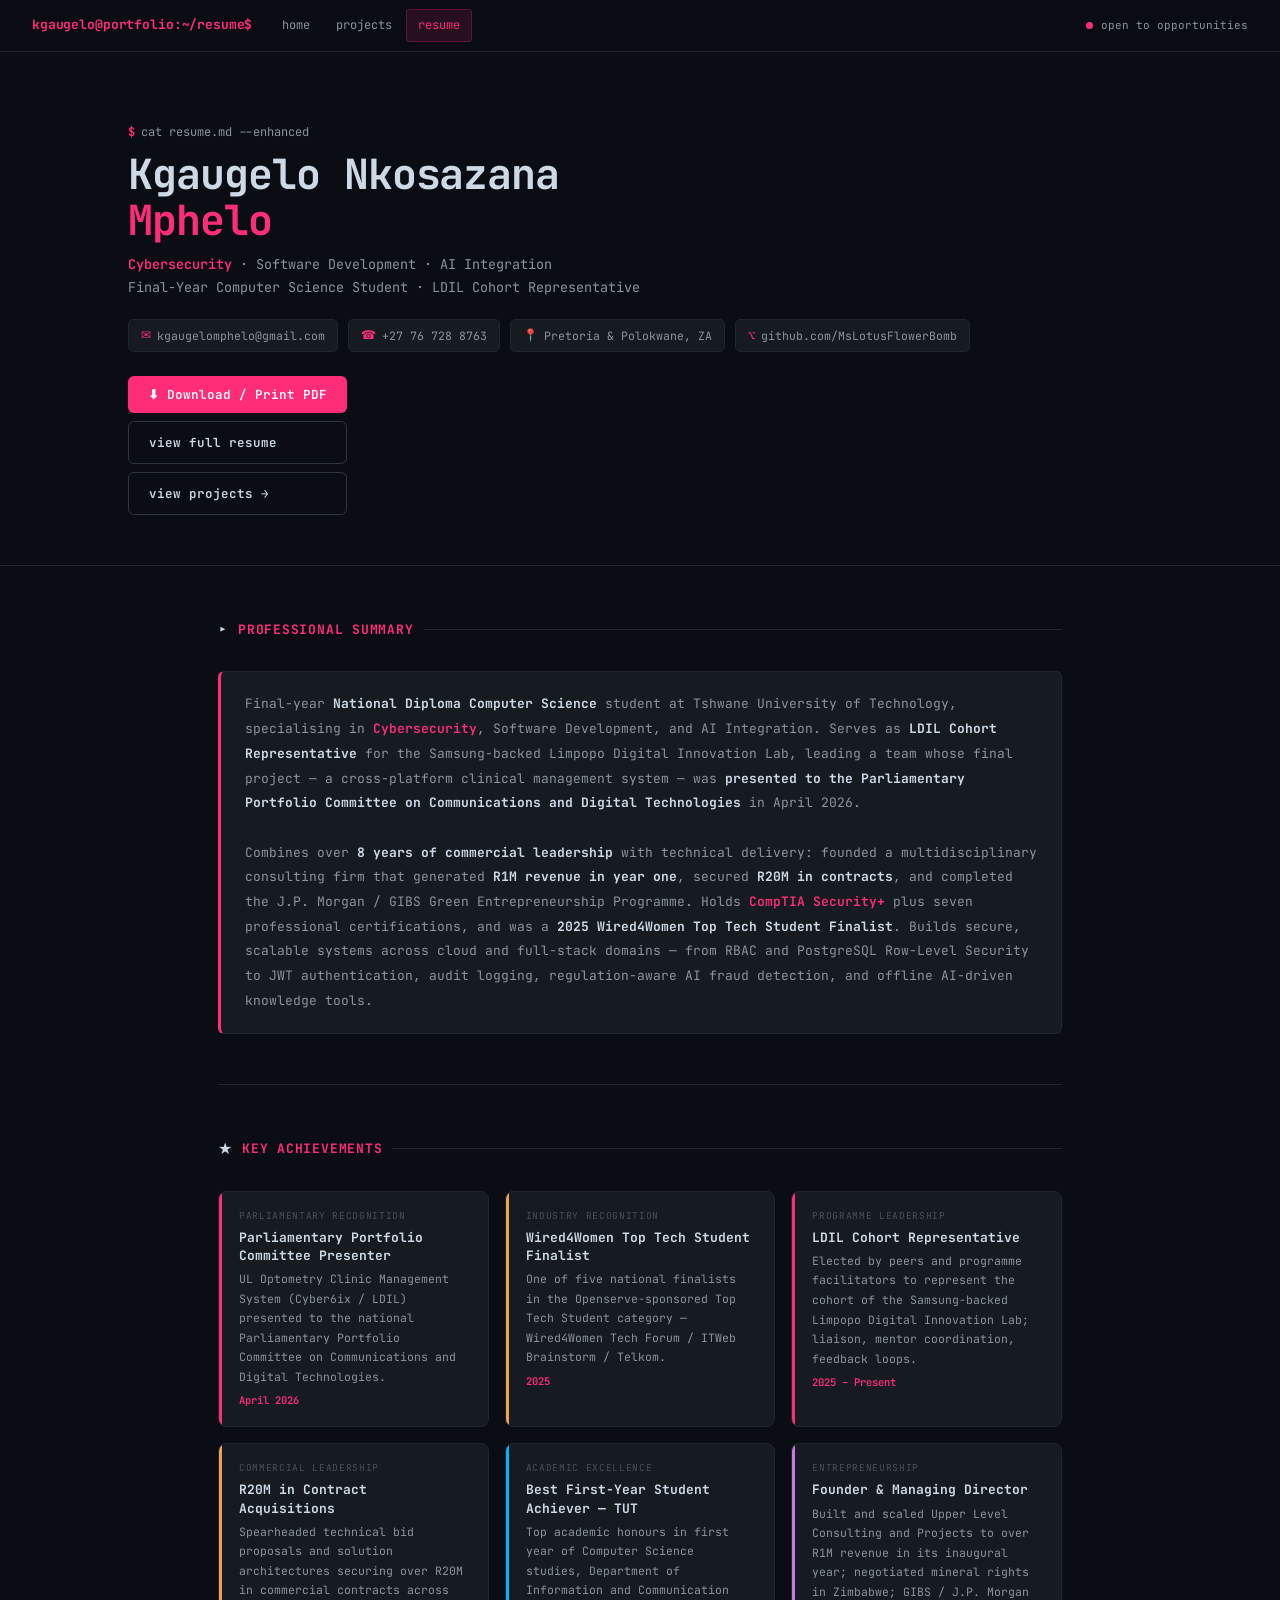
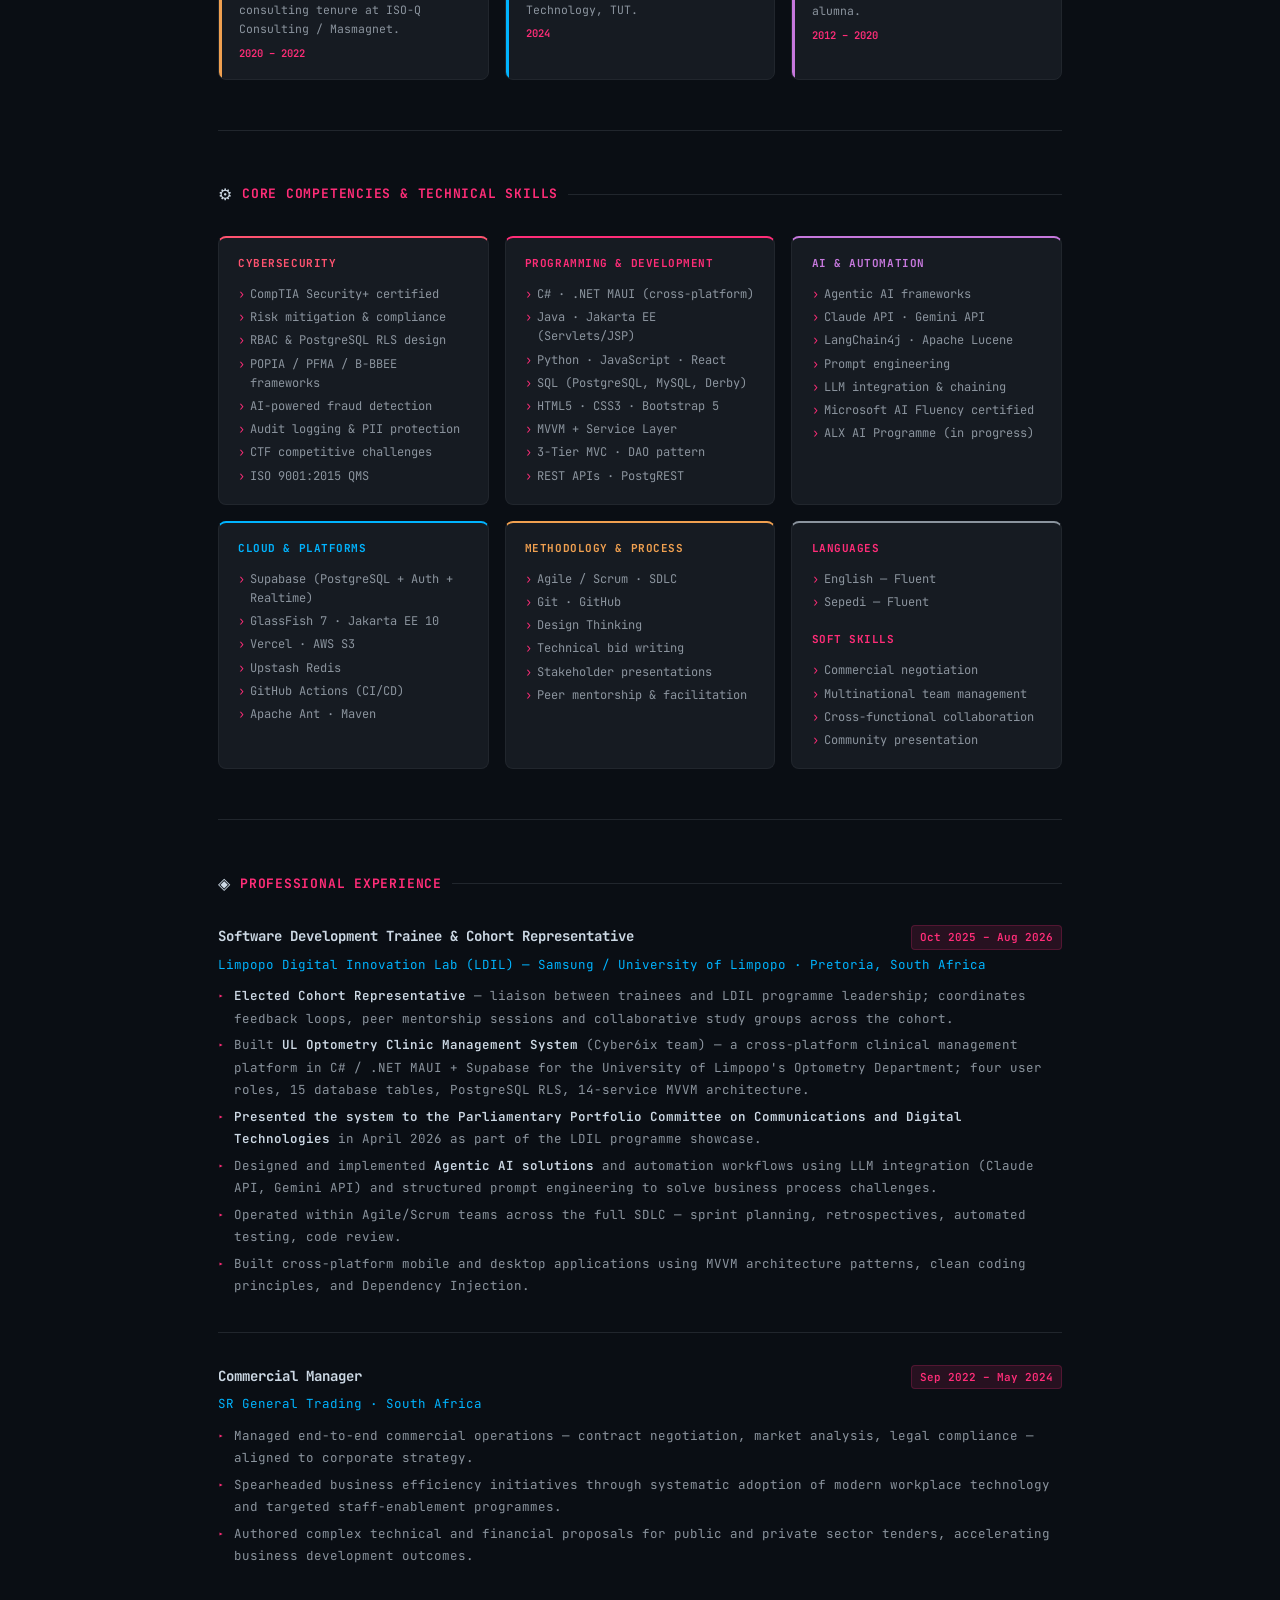
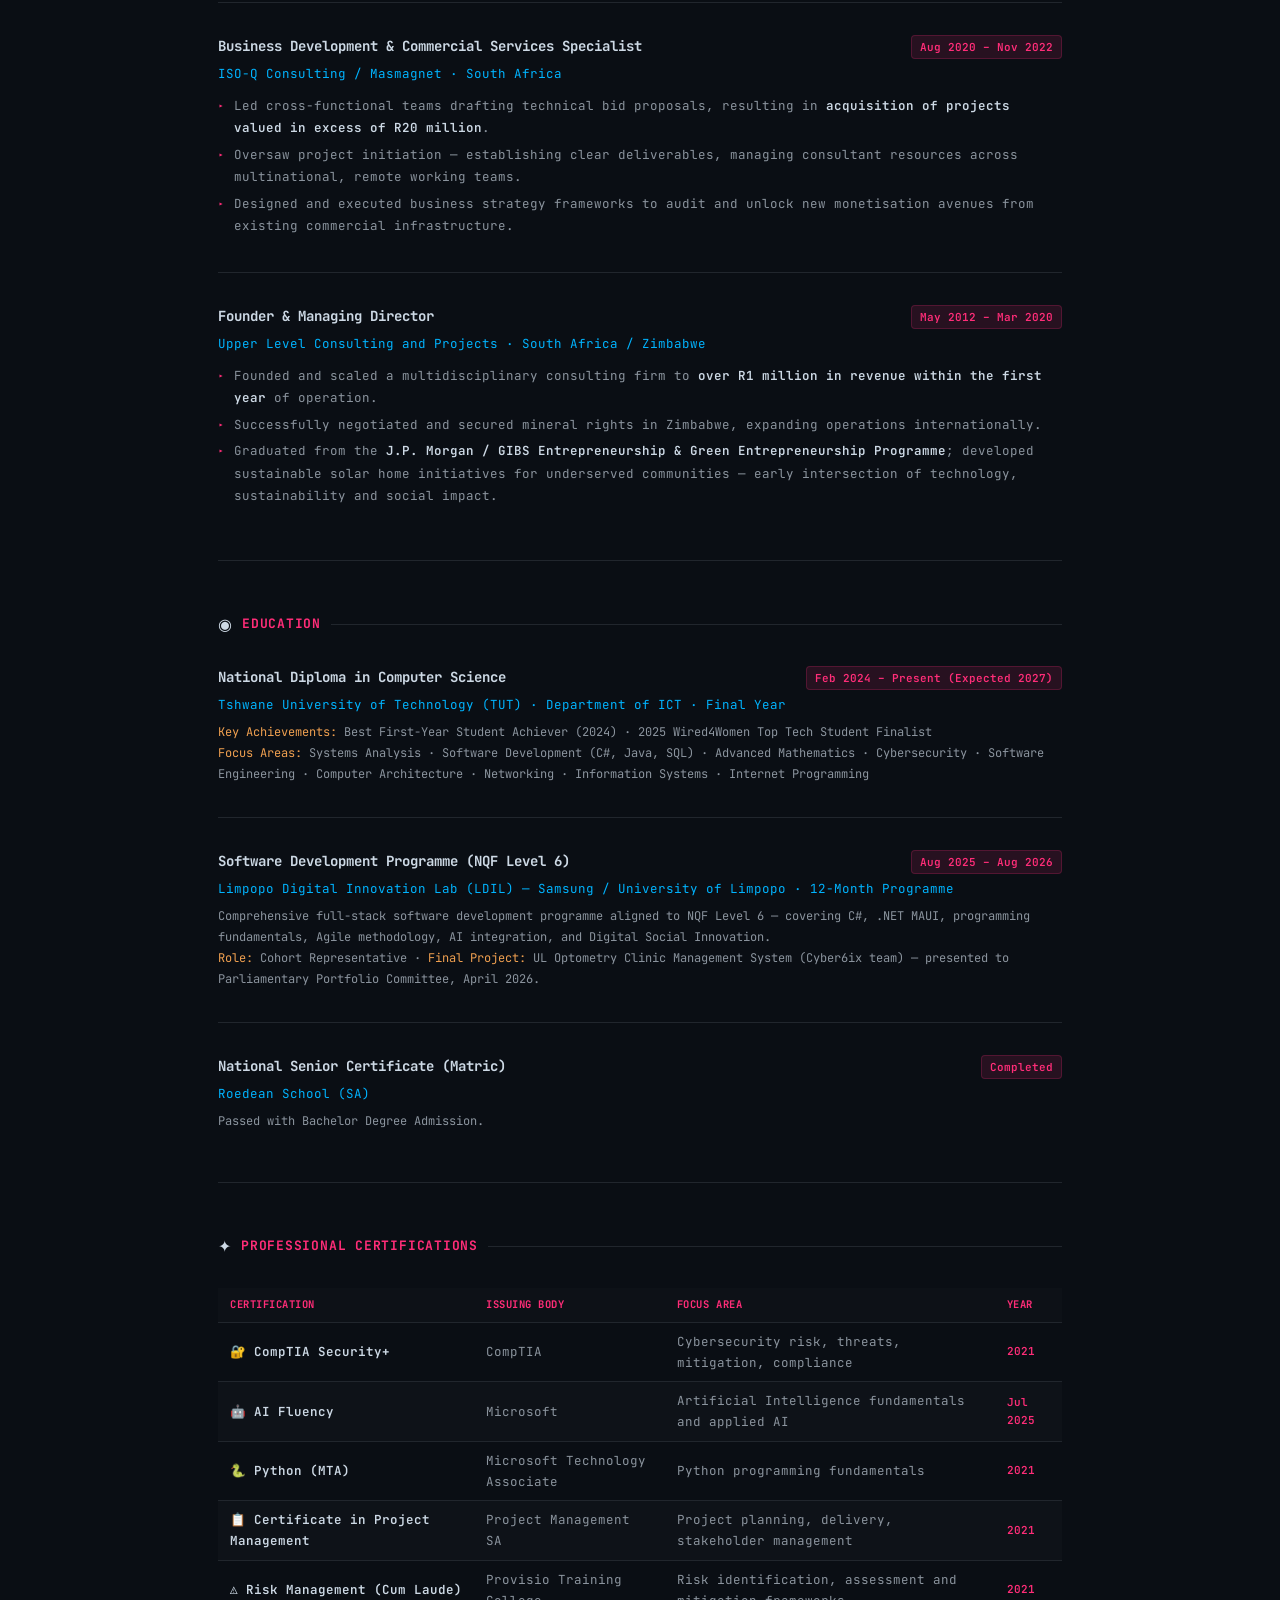
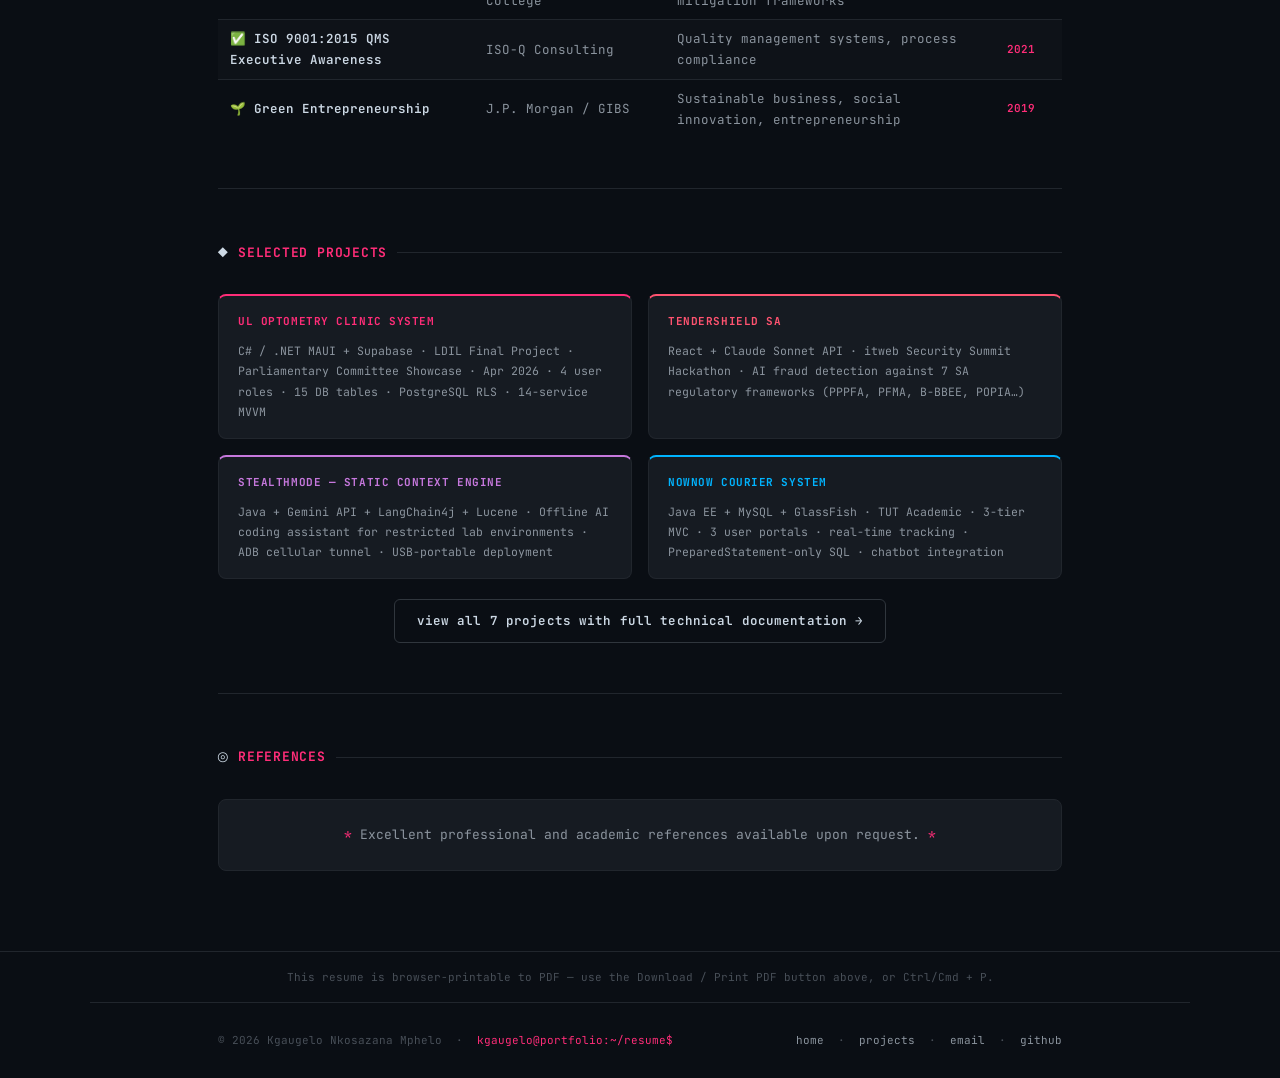
<file: resume.html>
<!DOCTYPE html>
<html lang="en">
<head>
<meta charset="UTF-8">
<meta name="viewport" content="width=device-width, initial-scale=1.0">
<title>Resume — Kgaugelo Mphelo</title>
<link rel="preconnect" href="https://fonts.googleapis.com">
<link rel="preconnect" href="https://fonts.gstatic.com" crossorigin>
<link href="https://fonts.googleapis.com/css2?family=JetBrains+Mono:ital,wght@0,300;0,400;0,500;0,600;0,700;1,400&display=swap" rel="stylesheet">
<link rel="stylesheet" href="shared.css">
<style>
/* ── RESUME PAGE SPECIFIC ── */

.resume-hero {
  padding: 70px 10vw 50px;
  border-bottom: 1px solid var(--border);
  max-width: none;
}
.rh-inner {
  max-width: 1100px; margin: 0 auto;
  display: flex; justify-content: space-between;
  align-items: flex-start; flex-wrap: wrap; gap: 1.5rem;
}

.rh-left {}
.rh-eyebrow { font-size:12px; color:var(--muted); margin-bottom:10px; display:flex; align-items:center; gap:6px; }
.rh-eyebrow::before { content:'$'; color:var(--pink); font-weight:700; }
.rh-name { font-size: clamp(1.8rem,4vw,2.6rem); font-weight:700; letter-spacing:-0.025em; color:var(--white); line-height:1.1; }
.rh-name em { font-style:normal; color:var(--pink); }
.rh-role { font-size:13.5px; color:var(--muted); margin-top:0.6rem; line-height:1.7; }
.rh-role span { color:var(--pink); font-weight:600; }
.rh-contact {
  display:flex; flex-wrap:wrap; gap:10px;
  margin-top:1.25rem;
}
.rh-chip {
  font-size:11.5px; color:var(--muted);
  background:var(--card2); border:1px solid var(--border);
  border-radius:5px; padding:5px 12px;
  display:flex; align-items:center; gap:6px;
  text-decoration:none; transition:all 0.15s;
}
.rh-chip:hover { color:var(--pink); border-color:rgba(255,45,120,0.3); }
.rh-chip .chi { color:var(--pink); font-size:12px; }

.rh-right { display:flex; flex-direction:column; gap:8px; }
.dl-btn {
  font-family:var(--font); font-size:12.5px; font-weight:600;
  padding:10px 20px; border-radius:6px; border:none;
  cursor:pointer; text-decoration:none;
  display:inline-flex; align-items:center; gap:8px;
  transition:all 0.15s;
}
.dl-primary { background:var(--pink); color:#fff; }
.dl-primary:hover { background:var(--pink-dim); transform:translateY(-1px); }
.dl-sec { background:transparent; color:var(--white); border:1px solid var(--border2); }
.dl-sec:hover { border-color:var(--pink); color:var(--pink); background:var(--pink-muted); }

/* RESUME BODY */
.resume-body { max-width:1100px; margin:0 auto; padding:0 10vw; }

/* Section dividers */
.rs {
  padding: 50px 0;
  border-bottom: 1px solid var(--border);
}
.rs:last-child { border-bottom:none; }

.rs-head {
  display:flex; align-items:center; gap:10px;
  margin-bottom:1.75rem;
}
.rs-icon { font-size:16px; }
.rs-title {
  font-size:13px; font-weight:700; color:var(--pink);
  letter-spacing:0.06em; text-transform:uppercase;
}
.rs-line { flex:1; height:1px; background:var(--border); }

/* SUMMARY */
.summary-block {
  background:var(--card2); border:1px solid var(--border);
  border-left:3px solid var(--pink);
  border-radius:6px; padding:1.25rem 1.5rem;
  font-size:13px; color:var(--muted); line-height:1.9;
}
.summary-block strong { color:var(--white); }
.summary-block .pk { color:var(--pink); font-weight:600; }

/* KEY ACHIEVEMENTS */
.ach-grid {
  display:grid; grid-template-columns:repeat(auto-fit,minmax(240px,1fr));
  gap:1rem;
}
.ach-card {
  background:var(--card2); border:1px solid var(--border);
  border-radius:8px; padding:1rem 1.25rem;
  position:relative; overflow:hidden;
}
.ach-card::before {
  content:''; position:absolute; top:0; left:0; bottom:0; width:3px;
}
.ach-card.pk::before { background:var(--pink); }
.ach-card.am::before { background:var(--amber); }
.ach-card.bl::before { background:var(--blue); }
.ach-card.pu::before { background:var(--purple); }

.ac-label { font-size:9.5px; color:var(--faint); letter-spacing:0.07em; text-transform:uppercase; margin-bottom:5px; }
.ac-title { font-size:13px; font-weight:700; color:var(--white); line-height:1.4; margin-bottom:4px; }
.ac-body { font-size:11.5px; color:var(--muted); line-height:1.7; }
.ac-date { font-size:10.5px; color:var(--pink); margin-top:6px; font-weight:600; }

/* SKILLS COMPETENCIES */
.skills-cols { display:grid; grid-template-columns:1fr 1fr 1fr; gap:1rem; }
@media(max-width:800px){ .skills-cols{ grid-template-columns:1fr 1fr; } }
@media(max-width:500px){ .skills-cols{ grid-template-columns:1fr; } }

.sc-block {
  background:var(--card2); border:1px solid var(--border);
  border-radius:8px; padding:1rem 1.2rem;
}
.sc-head { font-size:11px; color:var(--pink); font-weight:700; letter-spacing:0.05em; text-transform:uppercase; margin-bottom:0.65rem; }
.sc-list { list-style:none; padding:0; margin:0; }
.sc-list li { font-size:12px; color:var(--muted); padding:2px 0 2px 12px; position:relative; line-height:1.6; }
.sc-list li::before { content:'›'; position:absolute; left:0; color:var(--pink); }

/* EXPERIENCE */
.exp-item { margin-bottom:2rem; }
.exp-item:last-child { margin-bottom:0; }

.exp-header {
  display:flex; justify-content:space-between; align-items:flex-start;
  flex-wrap:wrap; gap:8px; margin-bottom:4px;
}
.exp-role { font-size:14px; font-weight:700; color:var(--white); }
.exp-date { font-size:11px; color:var(--pink); font-weight:600; flex-shrink:0; background:var(--pink-muted); border:1px solid rgba(255,45,120,0.2); border-radius:4px; padding:2px 8px; align-self:flex-start; }
.exp-org { font-size:12.5px; color:var(--blue); margin-bottom:8px; }
.exp-loc { font-size:11px; color:var(--faint); }
.exp-ul { list-style:none; padding:0; margin:0; }
.exp-ul li { font-size:12.5px; color:var(--muted); line-height:1.8; padding:2px 0 2px 16px; position:relative; }
.exp-ul li::before { content:'▸'; position:absolute; left:0; color:var(--pink); font-size:10px; top:5px; }
.exp-highlight { color:var(--white); font-weight:600; }
.exp-divider { height:1px; background:var(--border); margin:2rem 0; }

/* EDUCATION */
.edu-item { margin-bottom:1.5rem; }
.edu-item:last-child { margin-bottom:0; }
.edu-header { display:flex; justify-content:space-between; align-items:flex-start; flex-wrap:wrap; gap:8px; margin-bottom:4px; }
.edu-qual { font-size:14px; font-weight:700; color:var(--white); }
.edu-date { font-size:11px; color:var(--pink); font-weight:600; background:var(--pink-muted); border:1px solid rgba(255,45,120,0.2); border-radius:4px; padding:2px 8px; flex-shrink:0; }
.edu-inst { font-size:12.5px; color:var(--blue); margin-bottom:6px; }
.edu-detail { font-size:12px; color:var(--muted); line-height:1.75; }
.edu-detail .hi { color:var(--amber); }

/* CERTS */
.cert-tbl { width:100%; border-collapse:collapse; }
.cert-tbl th { text-align:left; padding:8px 12px; background:var(--card); color:var(--pink); font-size:10.5px; font-weight:700; letter-spacing:0.05em; text-transform:uppercase; border-bottom:1px solid var(--border); }
.cert-tbl td { padding:8px 12px; font-size:12.5px; color:var(--muted); border-bottom:1px solid var(--border); vertical-align:middle; }
.cert-tbl tr:last-child td { border-bottom:none; }
.cert-tbl tr:nth-child(even) td { background:rgba(255,255,255,0.015); }
.cert-tbl td:first-child { color:var(--white); font-weight:600; }
.cert-tbl td:last-child { color:var(--pink); font-size:11px; font-weight:600; }

/* PRINT HINT */
.print-note {
  font-size:11px; color:var(--faint); text-align:center;
  padding:1rem; border-top:1px solid var(--border);
  margin-top:2rem;
}
</style>
</head>
<body>

<nav id="nav" role="navigation" aria-label="Main navigation">
  <span class="nav-prompt">kgaugelo@portfolio:~/resume$</span>
  <div class="nav-links">
    <a href="index.html">home</a>
    <a href="projects.html">projects</a>
    <a href="resume.html" class="active">resume</a>
  </div>
  <div class="nav-right">
    <div class="status-dot" aria-hidden="true"></div>
    <span class="status-text">open to opportunities</span>
  </div>
</nav>

<div class="page-wrap">

  <!-- RESUME HERO / HEADER -->
  <div class="resume-hero">
    <div class="rh-inner">
      <div class="rh-left">
        <div class="rh-eyebrow">cat resume.md --enhanced</div>
        <h1 class="rh-name">Kgaugelo Nkosazana<br><em>Mphelo</em></h1>
        <p class="rh-role">
          <span>Cybersecurity</span> · Software Development · AI Integration<br>
          Final-Year Computer Science Student · LDIL Cohort Representative
        </p>
        <div class="rh-contact">
          <a href="mailto:kgaugelomphelo@gmail.com" class="rh-chip"><span class="chi">✉</span> kgaugelomphelo@gmail.com</a>
          <a href="tel:+27767288763" class="rh-chip"><span class="chi">☎</span> +27 76 728 8763</a>
          <span class="rh-chip"><span class="chi">📍</span> Pretoria &amp; Polokwane, ZA</span>
          <a href="https://github.com/MsLotusFlowerBomb" class="rh-chip" target="_blank" rel="noopener"><span class="chi">⌥</span> github.com/MsLotusFlowerBomb</a>
        </div>
      </div>
      <div class="rh-right">
        <button class="dl-btn dl-primary" onclick="window.print()">⬇ Download / Print PDF</button>
        <a href="https://docs.google.com/document/d/1xzZAR6aQi1RaYzLnKF9p8Yt5Kk3oj77yNDx923RlAEM/edit?usp=sharing" class="dl-btn dl-sec" target="_blank" rel="noopener">view full resume</a>
        <a href="projects.html" class="dl-btn dl-sec">view projects →</a>
      </div>
    </div>
  </div>

  <div class="resume-body">

    <!-- ── PROFESSIONAL SUMMARY ──────────────────────────── -->
    <div class="rs">
      <div class="rs-head">
        <span class="rs-icon">▸</span>
        <span class="rs-title">Professional Summary</span>
        <div class="rs-line"></div>
      </div>

      <div class="summary-block">
        Final-year <strong>National Diploma Computer Science</strong> student at Tshwane University of Technology, specialising in <span class="pk">Cybersecurity</span>, Software Development, and AI Integration. Serves as <strong>LDIL Cohort Representative</strong> for the Samsung-backed Limpopo Digital Innovation Lab, leading a team whose final project — a cross-platform clinical management system — was <strong>presented to the Parliamentary Portfolio Committee on Communications and Digital Technologies</strong> in April 2026.<br><br>
        Combines over <strong>8 years of commercial leadership</strong> with technical delivery: founded a multidisciplinary consulting firm that generated <strong>R1M revenue in year one</strong>, secured <strong>R20M in contracts</strong>, and completed the J.P. Morgan / GIBS Green Entrepreneurship Programme. Holds <span class="pk">CompTIA Security+</span> plus seven professional certifications, and was a <strong>2025 Wired4Women Top Tech Student Finalist</strong>. Builds secure, scalable systems across cloud and full-stack domains — from RBAC and PostgreSQL Row-Level Security to JWT authentication, audit logging, regulation-aware AI fraud detection, and offline AI-driven knowledge tools.
      </div>
    </div>

    <!-- ── KEY ACHIEVEMENTS ──────────────────────────────── -->
    <div class="rs">
      <div class="rs-head">
        <span class="rs-icon">★</span>
        <span class="rs-title">Key Achievements</span>
        <div class="rs-line"></div>
      </div>

      <div class="ach-grid">
        <div class="ach-card pk">
          <div class="ac-label">Parliamentary Recognition</div>
          <div class="ac-title">Parliamentary Portfolio Committee Presenter</div>
          <div class="ac-body">UL Optometry Clinic Management System (Cyber6ix / LDIL) presented to the national Parliamentary Portfolio Committee on Communications and Digital Technologies.</div>
          <div class="ac-date">April 2026</div>
        </div>
        <div class="ach-card am">
          <div class="ac-label">Industry Recognition</div>
          <div class="ac-title">Wired4Women Top Tech Student Finalist</div>
          <div class="ac-body">One of five national finalists in the Openserve-sponsored Top Tech Student category — Wired4Women Tech Forum / ITWeb Brainstorm / Telkom.</div>
          <div class="ac-date">2025</div>
        </div>
        <div class="ach-card pk">
          <div class="ac-label">Programme Leadership</div>
          <div class="ac-title">LDIL Cohort Representative</div>
          <div class="ac-body">Elected by peers and programme facilitators to represent the cohort of the Samsung-backed Limpopo Digital Innovation Lab; liaison, mentor coordination, feedback loops.</div>
          <div class="ac-date">2025 – Present</div>
        </div>
        <div class="ach-card am">
          <div class="ac-label">Commercial Leadership</div>
          <div class="ac-title">R20M in Contract Acquisitions</div>
          <div class="ac-body">Spearheaded technical bid proposals and solution architectures securing over R20M in commercial contracts across consulting tenure at ISO-Q Consulting / Masmagnet.</div>
          <div class="ac-date">2020 – 2022</div>
        </div>
        <div class="ach-card bl">
          <div class="ac-label">Academic Excellence</div>
          <div class="ac-title">Best First-Year Student Achiever — TUT</div>
          <div class="ac-body">Top academic honours in first year of Computer Science studies, Department of Information and Communication Technology, TUT.</div>
          <div class="ac-date">2024</div>
        </div>
        <div class="ach-card pu">
          <div class="ac-label">Entrepreneurship</div>
          <div class="ac-title">Founder &amp; Managing Director</div>
          <div class="ac-body">Built and scaled Upper Level Consulting and Projects to over R1M revenue in its inaugural year; negotiated mineral rights in Zimbabwe; GIBS / J.P. Morgan alumna.</div>
          <div class="ac-date">2012 – 2020</div>
        </div>
      </div>
    </div>

    <!-- ── CORE COMPETENCIES ─────────────────────────────── -->
    <div class="rs">
      <div class="rs-head">
        <span class="rs-icon">⚙</span>
        <span class="rs-title">Core Competencies &amp; Technical Skills</span>
        <div class="rs-line"></div>
      </div>

      <div class="skills-cols">
        <div class="sc-block" style="border-top:2px solid var(--red);">
          <div class="sc-head" style="color:var(--red);">Cybersecurity</div>
          <ul class="sc-list">
            <li>CompTIA Security+ certified</li>
            <li>Risk mitigation &amp; compliance</li>
            <li>RBAC &amp; PostgreSQL RLS design</li>
            <li>POPIA / PFMA / B-BBEE frameworks</li>
            <li>AI-powered fraud detection</li>
            <li>Audit logging &amp; PII protection</li>
            <li>CTF competitive challenges</li>
            <li>ISO 9001:2015 QMS</li>
          </ul>
        </div>
        <div class="sc-block" style="border-top:2px solid var(--pink);">
          <div class="sc-head">Programming &amp; Development</div>
          <ul class="sc-list">
            <li>C# · .NET MAUI (cross-platform)</li>
            <li>Java · Jakarta EE (Servlets/JSP)</li>
            <li>Python · JavaScript · React</li>
            <li>SQL (PostgreSQL, MySQL, Derby)</li>
            <li>HTML5 · CSS3 · Bootstrap 5</li>
            <li>MVVM + Service Layer</li>
            <li>3-Tier MVC · DAO pattern</li>
            <li>REST APIs · PostgREST</li>
          </ul>
        </div>
        <div class="sc-block" style="border-top:2px solid var(--purple);">
          <div class="sc-head" style="color:var(--purple);">AI &amp; Automation</div>
          <ul class="sc-list">
            <li>Agentic AI frameworks</li>
            <li>Claude API · Gemini API</li>
            <li>LangChain4j · Apache Lucene</li>
            <li>Prompt engineering</li>
            <li>LLM integration &amp; chaining</li>
            <li>Microsoft AI Fluency certified</li>
            <li>ALX AI Programme (in progress)</li>
          </ul>
        </div>
        <div class="sc-block" style="border-top:2px solid var(--blue);">
          <div class="sc-head" style="color:var(--blue);">Cloud &amp; Platforms</div>
          <ul class="sc-list">
            <li>Supabase (PostgreSQL + Auth + Realtime)</li>
            <li>GlassFish 7 · Jakarta EE 10</li>
            <li>Vercel · AWS S3</li>
            <li>Upstash Redis</li>
            <li>GitHub Actions (CI/CD)</li>
            <li>Apache Ant · Maven</li>
          </ul>
        </div>
        <div class="sc-block" style="border-top:2px solid var(--amber);">
          <div class="sc-head" style="color:var(--amber);">Methodology &amp; Process</div>
          <ul class="sc-list">
            <li>Agile / Scrum · SDLC</li>
            <li>Git · GitHub</li>
            <li>Design Thinking</li>
            <li>Technical bid writing</li>
            <li>Stakeholder presentations</li>
            <li>Peer mentorship &amp; facilitation</li>
          </ul>
        </div>
        <div class="sc-block" style="border-top:2px solid var(--muted);">
          <div class="sc-head">Languages</div>
          <ul class="sc-list">
            <li>English — Fluent</li>
            <li>Sepedi — Fluent</li>
          </ul>
          <div class="sc-head" style="margin-top:1rem;">Soft Skills</div>
          <ul class="sc-list">
            <li>Commercial negotiation</li>
            <li>Multinational team management</li>
            <li>Cross-functional collaboration</li>
            <li>Community presentation</li>
          </ul>
        </div>
      </div>
    </div>

    <!-- ── PROFESSIONAL EXPERIENCE ───────────────────────── -->
    <div class="rs">
      <div class="rs-head">
        <span class="rs-icon">◈</span>
        <span class="rs-title">Professional Experience</span>
        <div class="rs-line"></div>
      </div>

      <!-- LDIL -->
      <div class="exp-item">
        <div class="exp-header">
          <div class="exp-role">Software Development Trainee &amp; Cohort Representative</div>
          <span class="exp-date">Oct 2025 – Aug 2026</span>
        </div>
        <div class="exp-org">Limpopo Digital Innovation Lab (LDIL) — Samsung / University of Limpopo · Pretoria, South Africa</div>
        <ul class="exp-ul">
          <li><span class="exp-highlight">Elected Cohort Representative</span> — liaison between trainees and LDIL programme leadership; coordinates feedback loops, peer mentorship sessions and collaborative study groups across the cohort.</li>
          <li>Built <span class="exp-highlight">UL Optometry Clinic Management System</span> (Cyber6ix team) — a cross-platform clinical management platform in C# / .NET MAUI + Supabase for the University of Limpopo's Optometry Department; four user roles, 15 database tables, PostgreSQL RLS, 14-service MVVM architecture.</li>
          <li><span class="exp-highlight">Presented the system to the Parliamentary Portfolio Committee on Communications and Digital Technologies</span> in April 2026 as part of the LDIL programme showcase.</li>
          <li>Designed and implemented <span class="exp-highlight">Agentic AI solutions</span> and automation workflows using LLM integration (Claude API, Gemini API) and structured prompt engineering to solve business process challenges.</li>
          <li>Operated within Agile/Scrum teams across the full SDLC — sprint planning, retrospectives, automated testing, code review.</li>
          <li>Built cross-platform mobile and desktop applications using MVVM architecture patterns, clean coding principles, and Dependency Injection.</li>
        </ul>
      </div>

      <div class="exp-divider"></div>

      <!-- SR GENERAL TRADING -->
      <div class="exp-item">
        <div class="exp-header">
          <div class="exp-role">Commercial Manager</div>
          <span class="exp-date">Sep 2022 – May 2024</span>
        </div>
        <div class="exp-org">SR General Trading · South Africa</div>
        <ul class="exp-ul">
          <li>Managed end-to-end commercial operations — contract negotiation, market analysis, legal compliance — aligned to corporate strategy.</li>
          <li>Spearheaded business efficiency initiatives through systematic adoption of modern workplace technology and targeted staff-enablement programmes.</li>
          <li>Authored complex technical and financial proposals for public and private sector tenders, accelerating business development outcomes.</li>
        </ul>
      </div>

      <div class="exp-divider"></div>

      <!-- ISO-Q -->
      <div class="exp-item">
        <div class="exp-header">
          <div class="exp-role">Business Development &amp; Commercial Services Specialist</div>
          <span class="exp-date">Aug 2020 – Nov 2022</span>
        </div>
        <div class="exp-org">ISO-Q Consulting / Masmagnet · South Africa</div>
        <ul class="exp-ul">
          <li>Led cross-functional teams drafting technical bid proposals, resulting in <span class="exp-highlight">acquisition of projects valued in excess of R20 million</span>.</li>
          <li>Oversaw project initiation — establishing clear deliverables, managing consultant resources across multinational, remote working teams.</li>
          <li>Designed and executed business strategy frameworks to audit and unlock new monetisation avenues from existing commercial infrastructure.</li>
        </ul>
      </div>

      <div class="exp-divider"></div>

      <!-- UPPER LEVEL -->
      <div class="exp-item">
        <div class="exp-header">
          <div class="exp-role">Founder &amp; Managing Director</div>
          <span class="exp-date">May 2012 – Mar 2020</span>
        </div>
        <div class="exp-org">Upper Level Consulting and Projects · South Africa / Zimbabwe</div>
        <ul class="exp-ul">
          <li>Founded and scaled a multidisciplinary consulting firm to <span class="exp-highlight">over R1 million in revenue within the first year</span> of operation.</li>
          <li>Successfully negotiated and secured mineral rights in Zimbabwe, expanding operations internationally.</li>
          <li>Graduated from the <span class="exp-highlight">J.P. Morgan / GIBS Entrepreneurship &amp; Green Entrepreneurship Programme</span>; developed sustainable solar home initiatives for underserved communities — early intersection of technology, sustainability and social impact.</li>
        </ul>
      </div>
    </div>

    <!-- ── EDUCATION ─────────────────────────────────────── -->
    <div class="rs">
      <div class="rs-head">
        <span class="rs-icon">◉</span>
        <span class="rs-title">Education</span>
        <div class="rs-line"></div>
      </div>

      <div class="edu-item">
        <div class="edu-header">
          <div class="edu-qual">National Diploma in Computer Science</div>
          <span class="edu-date">Feb 2024 – Present (Expected 2027)</span>
        </div>
        <div class="edu-inst">Tshwane University of Technology (TUT) · Department of ICT · Final Year</div>
        <div class="edu-detail">
          <span class="hi">Key Achievements:</span> Best First-Year Student Achiever (2024) · 2025 Wired4Women Top Tech Student Finalist<br>
          <span class="hi">Focus Areas:</span> Systems Analysis · Software Development (C#, Java, SQL) · Advanced Mathematics · Cybersecurity · Software Engineering · Computer Architecture · Networking · Information Systems · Internet Programming
        </div>
      </div>

      <div class="exp-divider"></div>

      <div class="edu-item">
        <div class="edu-header">
          <div class="edu-qual">Software Development Programme (NQF Level 6)</div>
          <span class="edu-date">Aug 2025 – Aug 2026</span>
        </div>
        <div class="edu-inst">Limpopo Digital Innovation Lab (LDIL) — Samsung / University of Limpopo · 12-Month Programme</div>
        <div class="edu-detail">
          Comprehensive full-stack software development programme aligned to NQF Level 6 — covering C#, .NET MAUI, programming fundamentals, Agile methodology, AI integration, and Digital Social Innovation.<br>
          <span class="hi">Role:</span> Cohort Representative · <span class="hi">Final Project:</span> UL Optometry Clinic Management System (Cyber6ix team) — presented to Parliamentary Portfolio Committee, April 2026.
        </div>
      </div>

      <div class="exp-divider"></div>

      <div class="edu-item">
        <div class="edu-header">
          <div class="edu-qual">National Senior Certificate (Matric)</div>
          <span class="edu-date">Completed</span>
        </div>
        <div class="edu-inst">Roedean School (SA)</div>
        <div class="edu-detail">Passed with Bachelor Degree Admission.</div>
      </div>
    </div>

    <!-- ── CERTIFICATIONS ────────────────────────────────── -->
    <div class="rs">
      <div class="rs-head">
        <span class="rs-icon">✦</span>
        <span class="rs-title">Professional Certifications</span>
        <div class="rs-line"></div>
      </div>

      <table class="cert-tbl" aria-label="Professional certifications">
        <thead>
          <tr>
            <th>Certification</th>
            <th>Issuing Body</th>
            <th>Focus Area</th>
            <th>Year</th>
          </tr>
        </thead>
        <tbody>
          <tr>
            <td>🔐 CompTIA Security+</td>
            <td>CompTIA</td>
            <td>Cybersecurity risk, threats, mitigation, compliance</td>
            <td>2021</td>
          </tr>
          <tr>
            <td>🤖 AI Fluency</td>
            <td>Microsoft</td>
            <td>Artificial Intelligence fundamentals and applied AI</td>
            <td>Jul 2025</td>
          </tr>
          <tr>
            <td>🐍 Python (MTA)</td>
            <td>Microsoft Technology Associate</td>
            <td>Python programming fundamentals</td>
            <td>2021</td>
          </tr>
          <tr>
            <td>📋 Certificate in Project Management</td>
            <td>Project Management SA</td>
            <td>Project planning, delivery, stakeholder management</td>
            <td>2021</td>
          </tr>
          <tr>
            <td>⚠️ Risk Management (Cum Laude)</td>
            <td>Provisio Training College</td>
            <td>Risk identification, assessment and mitigation frameworks</td>
            <td>2021</td>
          </tr>
          <tr>
            <td>✅ ISO 9001:2015 QMS Executive Awareness</td>
            <td>ISO-Q Consulting</td>
            <td>Quality management systems, process compliance</td>
            <td>2021</td>
          </tr>
          <tr>
            <td>🌱 Green Entrepreneurship</td>
            <td>J.P. Morgan / GIBS</td>
            <td>Sustainable business, social innovation, entrepreneurship</td>
            <td>2019</td>
          </tr>
        </tbody>
      </table>
    </div>

    <!-- ── SELECTED PROJECTS ─────────────────────────────── -->
    <div class="rs">
      <div class="rs-head">
        <span class="rs-icon">◆</span>
        <span class="rs-title">Selected Projects</span>
        <div class="rs-line"></div>
      </div>

      <div style="display:grid;grid-template-columns:1fr 1fr;gap:1rem;">
        <div class="sc-block" style="border-top:2px solid var(--pink);">
          <div class="sc-head">UL Optometry Clinic System</div>
          <div style="font-size:11.5px;color:var(--muted);line-height:1.75;">C# / .NET MAUI + Supabase · LDIL Final Project · Parliamentary Committee Showcase · Apr 2026 · 4 user roles · 15 DB tables · PostgreSQL RLS · 14-service MVVM</div>
        </div>
        <div class="sc-block" style="border-top:2px solid var(--red);">
          <div class="sc-head" style="color:var(--red);">TenderShield SA</div>
          <div style="font-size:11.5px;color:var(--muted);line-height:1.75;">React + Claude Sonnet API · itweb Security Summit Hackathon · AI fraud detection against 7 SA regulatory frameworks (PPPFA, PFMA, B-BBEE, POPIA…)</div>
        </div>
        <div class="sc-block" style="border-top:2px solid var(--purple);">
          <div class="sc-head" style="color:var(--purple);">StealthMode — Static Context Engine</div>
          <div style="font-size:11.5px;color:var(--muted);line-height:1.75;">Java + Gemini API + LangChain4j + Lucene · Offline AI coding assistant for restricted lab environments · ADB cellular tunnel · USB-portable deployment</div>
        </div>
        <div class="sc-block" style="border-top:2px solid var(--blue);">
          <div class="sc-head" style="color:var(--blue);">NowNow Courier System</div>
          <div style="font-size:11.5px;color:var(--muted);line-height:1.75;">Java EE + MySQL + GlassFish · TUT Academic · 3-tier MVC · 3 user portals · real-time tracking · PreparedStatement-only SQL · chatbot integration</div>
        </div>
      </div>

      <div style="margin-top:1.25rem;text-align:center;">
        <a href="projects.html" class="btn btn-outline" style="font-size:12.5px;">view all 7 projects with full technical documentation →</a>
      </div>
    </div>

    <!-- ── REFERENCES ────────────────────────────────────── -->
    <div class="rs" style="padding-bottom:3rem;">
      <div class="rs-head">
        <span class="rs-icon">◎</span>
        <span class="rs-title">References</span>
        <div class="rs-line"></div>
      </div>
      <div class="t-block" style="font-size:13px;color:var(--muted);text-align:center;padding:1.5rem;">
        <span style="color:var(--pink);">*</span> Excellent professional and academic references available upon request. <span style="color:var(--pink);">*</span>
      </div>
    </div>

  </div><!-- /resume-body -->

  <div class="print-note">
    This resume is browser-printable to PDF — use the Download / Print PDF button above, or Ctrl/Cmd + P.
  </div>

</div><!-- /page-wrap -->

<footer>
  <span>© 2026 Kgaugelo Nkosazana Mphelo &nbsp;·&nbsp; <span style="color:var(--pink);">kgaugelo@portfolio:~/resume$</span></span>
  <span>
    <a href="index.html">home</a> &nbsp;·&nbsp;
    <a href="projects.html">projects</a> &nbsp;·&nbsp;
    <a href="mailto:kgaugelomphelo@gmail.com">email</a> &nbsp;·&nbsp;
    <a href="https://github.com/MsLotusFlowerBomb" target="_blank" rel="noopener">github</a>
  </span>
</footer>

</body>
</html>
</file>
<file: shared.css>
/* ── SHARED THEME — Kay Mphelo Portfolio ── */
@import url('https://fonts.googleapis.com/css2?family=JetBrains+Mono:ital,wght@0,300;0,400;0,500;0,600;0,700;1,400&display=swap');

:root {
  --void:        #0A0E14;
  --card:        #0D1117;
  --card2:       #161B22;
  --card3:       #1C2333;
  --border:      #21262D;
  --border2:     #30363D;

  /* PRIMARY — PINK */
  --pink:        #FF2D78;
  --pink-dim:    #D4205F;
  --pink-soft:   #FF6B9D;
  --pink-muted:  rgba(255,45,120,0.12);
  --pink-glow:   rgba(255,45,120,0.18);

  /* SECONDARY — PURPLE */
  --purple:      #C678DD;
  --purple-muted:rgba(198,120,221,0.12);

  /* BLUE — TECH */
  --blue:        #00B4FF;
  --blue-muted:  rgba(0,180,255,0.10);

  /* AMBER — HIGHLIGHTS */
  --amber:       #F0A050;
  --amber-muted: rgba(240,160,80,0.10);

  /* RED — SECURITY / CTF */
  --red:         #FF5370;
  --red-muted:   rgba(255,83,112,0.12);

  /* TEXT */
  --white:       #CDD9E5;
  --muted:       #8B949E;
  --faint:       #484F58;

  --font: 'JetBrains Mono', 'Cascadia Code', 'Fira Code', monospace;
}

*, *::before, *::after { box-sizing: border-box; margin: 0; padding: 0; }
html { scroll-behavior: smooth; }

body {
  background: var(--void);
  color: var(--white);
  font-family: var(--font);
  font-size: 14px;
  line-height: 1.7;
  overflow-x: hidden;
}

@media (prefers-reduced-motion: reduce) {
  *, *::before, *::after { animation-duration: 0.01ms !important; transition-duration: 0.01ms !important; }
}

::-webkit-scrollbar { width: 6px; }
::-webkit-scrollbar-track { background: var(--void); }
::-webkit-scrollbar-thumb { background: var(--pink-dim); border-radius: 3px; }

/* ── NAV ── */
#nav {
  position: fixed; top: 0; left: 0; right: 0; z-index: 100;
  background: rgba(10,14,20,0.94);
  backdrop-filter: blur(10px);
  border-bottom: 1px solid var(--border);
  padding: 0 2rem;
  height: 52px;
  display: flex; align-items: center; gap: 0;
}

.nav-prompt {
  color: var(--pink);
  font-size: 13px;
  font-weight: 700;
  margin-right: 18px;
  white-space: nowrap;
  flex-shrink: 0;
  letter-spacing: -0.01em;
}

.nav-links { display: flex; gap: 2px; flex-wrap: wrap; }

.nav-links a {
  color: var(--muted);
  text-decoration: none;
  font-size: 12px;
  padding: 5px 11px;
  border-radius: 4px;
  transition: color 0.15s, background 0.15s, border-color 0.15s;
  border: 1px solid transparent;
}

.nav-links a:hover,
.nav-links a.active {
  color: var(--pink);
  background: var(--pink-muted);
  border-color: rgba(255,45,120,0.25);
}

.nav-right {
  margin-left: auto;
  display: flex; gap: 8px; align-items: center;
}

.status-dot {
  width: 7px; height: 7px; border-radius: 50%;
  background: var(--pink);
  animation: pulse 2.5s ease-in-out infinite;
  flex-shrink: 0;
}

@keyframes pulse {
  0%, 100% { opacity: 1; transform: scale(1); }
  50%       { opacity: 0.4; transform: scale(0.75); }
}

.status-text { font-size: 11px; color: var(--muted); }

/* ── LAYOUT ── */
.page-wrap {
  padding-top: 52px;
  min-height: 100vh;
}

section {
  padding: 80px 10vw;
  border-bottom: 1px solid var(--border);
  max-width: 1100px;
  margin: 0 auto;
}

section:last-of-type { border-bottom: none; }

/* ── SECTION HEADERS ── */
.sec-eyebrow {
  font-size: 11.5px;
  color: var(--muted);
  margin-bottom: 8px;
  display: flex; align-items: center; gap: 6px;
  letter-spacing: 0.02em;
}

.sec-eyebrow::before { content: '$'; color: var(--pink); font-weight: 700; }

.sec-title {
  font-size: 1.55rem;
  font-weight: 700;
  color: var(--white);
  letter-spacing: -0.02em;
}

.sec-title .acc { color: var(--pink); }
.sec-sub { font-size: 12px; color: var(--muted); margin-top: 6px; }

/* ── BUTTONS ── */
.btn {
  font-family: var(--font);
  font-size: 13px;
  padding: 10px 22px;
  border-radius: 6px;
  cursor: pointer;
  text-decoration: none;
  display: inline-flex; align-items: center; gap: 8px;
  transition: all 0.15s;
  font-weight: 600;
  letter-spacing: 0.01em;
}

.btn-primary {
  background: var(--pink);
  color: #fff;
  border: 1px solid var(--pink);
}
.btn-primary:hover { background: var(--pink-dim); border-color: var(--pink-dim); transform: translateY(-1px); }

.btn-outline {
  background: transparent;
  color: var(--white);
  border: 1px solid var(--border2);
}
.btn-outline:hover { border-color: var(--pink); color: var(--pink); background: var(--pink-muted); }

/* ── BADGES ── */
.badge {
  font-size: 11px;
  padding: 3px 10px;
  border-radius: 20px;
  border: 1px solid;
  font-weight: 600;
  letter-spacing: 0.02em;
}
.badge-pink   { color: var(--pink);   border-color: rgba(255,45,120,0.4);  background: var(--pink-muted); }
.badge-blue   { color: var(--blue);   border-color: rgba(0,180,255,0.35);  background: var(--blue-muted); }
.badge-purple { color: var(--purple); border-color: rgba(198,120,221,0.35); background: var(--purple-muted); }
.badge-amber  { color: var(--amber);  border-color: rgba(240,160,80,0.35); background: var(--amber-muted); }
.badge-red    { color: var(--red);    border-color: rgba(255,83,112,0.35); background: var(--red-muted); }

/* ── TERMINAL BLOCKS ── */
.t-block {
  background: var(--card2);
  border: 1px solid var(--border);
  border-radius: 8px;
  padding: 1.25rem 1.5rem;
  font-size: 13px;
}

.t-label {
  font-size: 10.5px;
  color: var(--faint);
  margin-bottom: 0.85rem;
  letter-spacing: 0.06em;
  text-transform: uppercase;
}

.kv { display: grid; grid-template-columns: 150px 1fr; gap: 3px 10px; padding: 2.5px 0; font-size: 12.5px; align-items: start; }
.kk { color: var(--blue); }
.kv a { color: var(--pink); text-decoration: none; }
.kv a:hover { text-decoration: underline; }
.kv-comment { color: var(--faint); font-size: 11.5px; font-style: italic; margin-top: 0.75rem; padding-top: 0.75rem; border-top: 1px solid var(--border); }

/* ── TAG PILLS ── */
.tags { display: flex; flex-wrap: wrap; gap: 5px; }
.tag {
  font-size: 10.5px;
  color: var(--muted);
  background: var(--card);
  border: 1px solid var(--border);
  border-radius: 4px;
  padding: 2px 8px;
}

/* ── BLINK CURSOR ── */
@keyframes blink { 0%,100% { opacity:1; } 50% { opacity:0; } }
.cursor {
  display: inline-block;
  width: 8px; height: 14px;
  background: var(--pink);
  vertical-align: middle;
  animation: blink 1s step-end infinite;
}

/* ── FOOTER ── */
footer {
  padding: 1.75rem 10vw;
  border-top: 1px solid var(--border);
  display: flex; justify-content: space-between; align-items: center;
  flex-wrap: wrap; gap: 1rem;
  font-size: 11px; color: var(--faint);
  max-width: 1100px; margin: 0 auto;
}
footer a { color: var(--muted); text-decoration: none; }
footer a:hover { color: var(--pink); }

/* ── RESPONSIVE ── */
@media (max-width: 640px) {
  section { padding: 60px 5vw; }
  #nav { padding: 0 1rem; }
  .nav-prompt { font-size: 11px; margin-right: 10px; }
}
</file>
